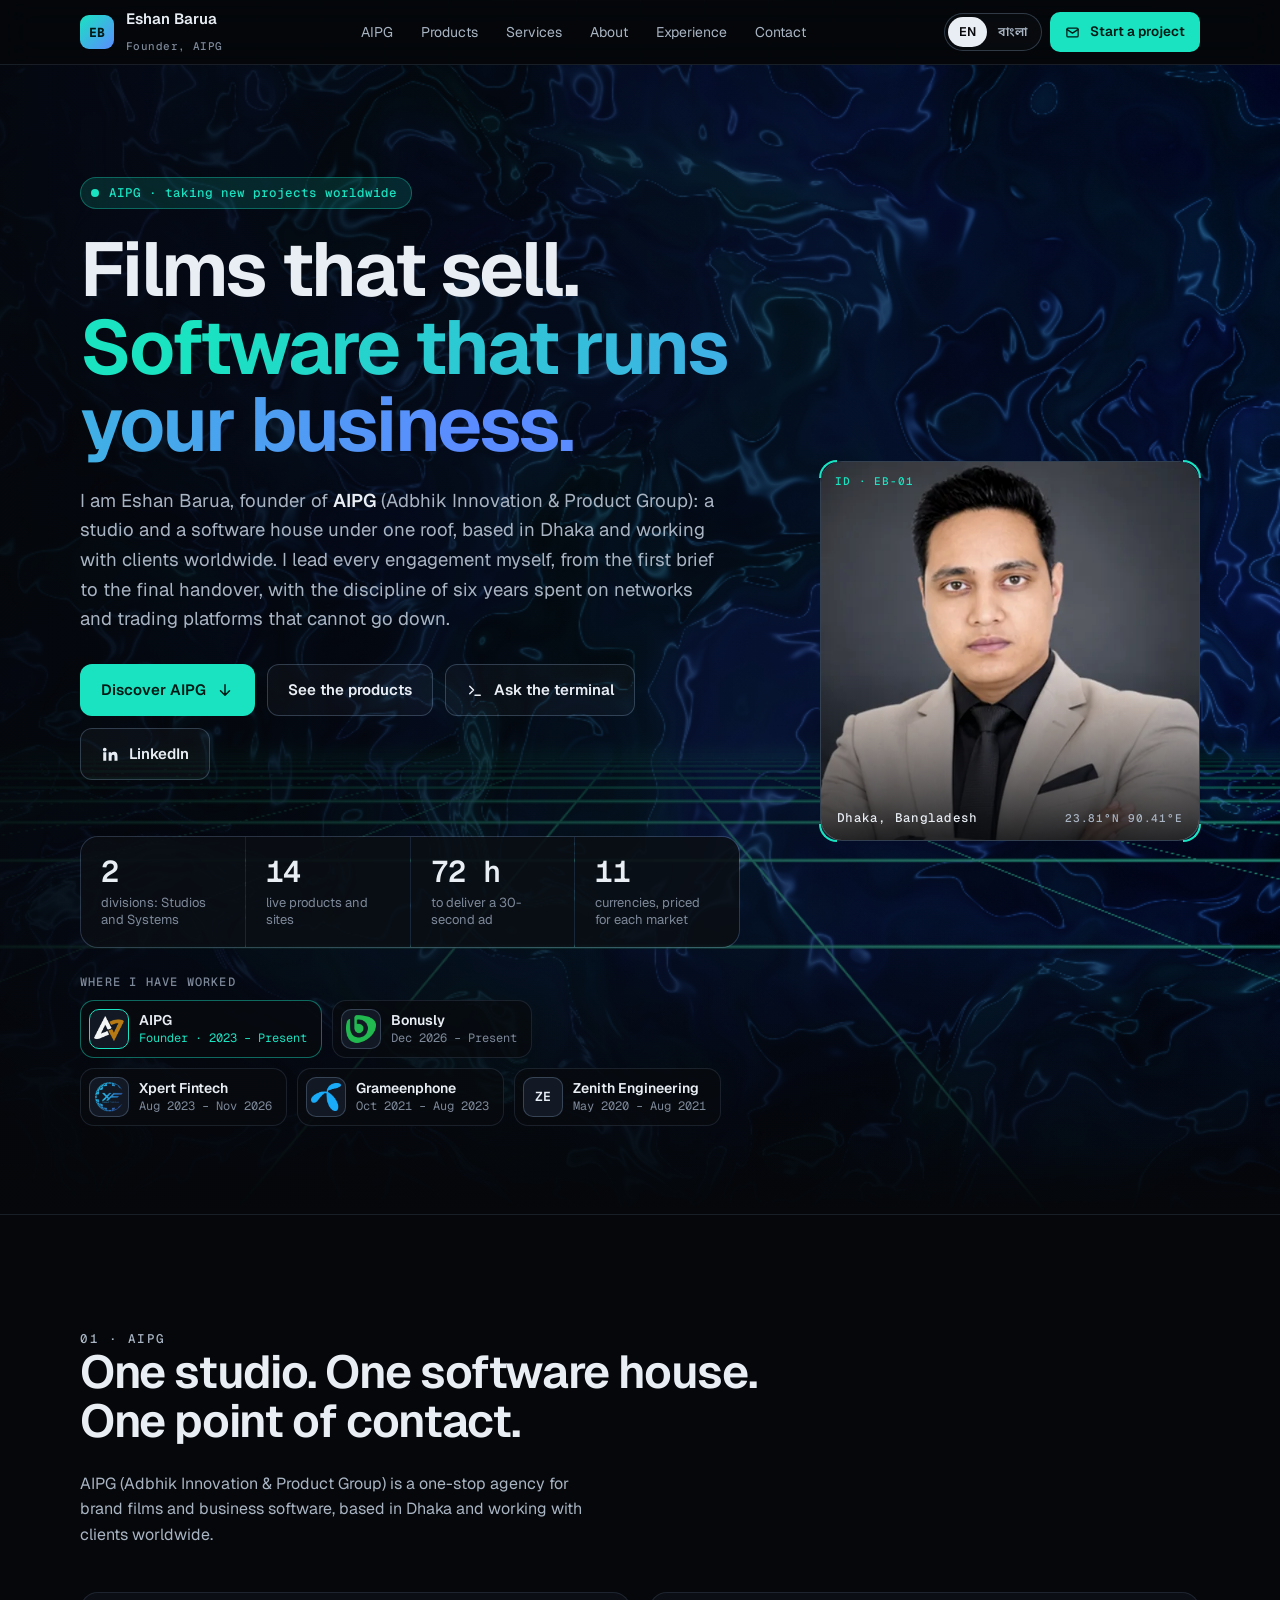
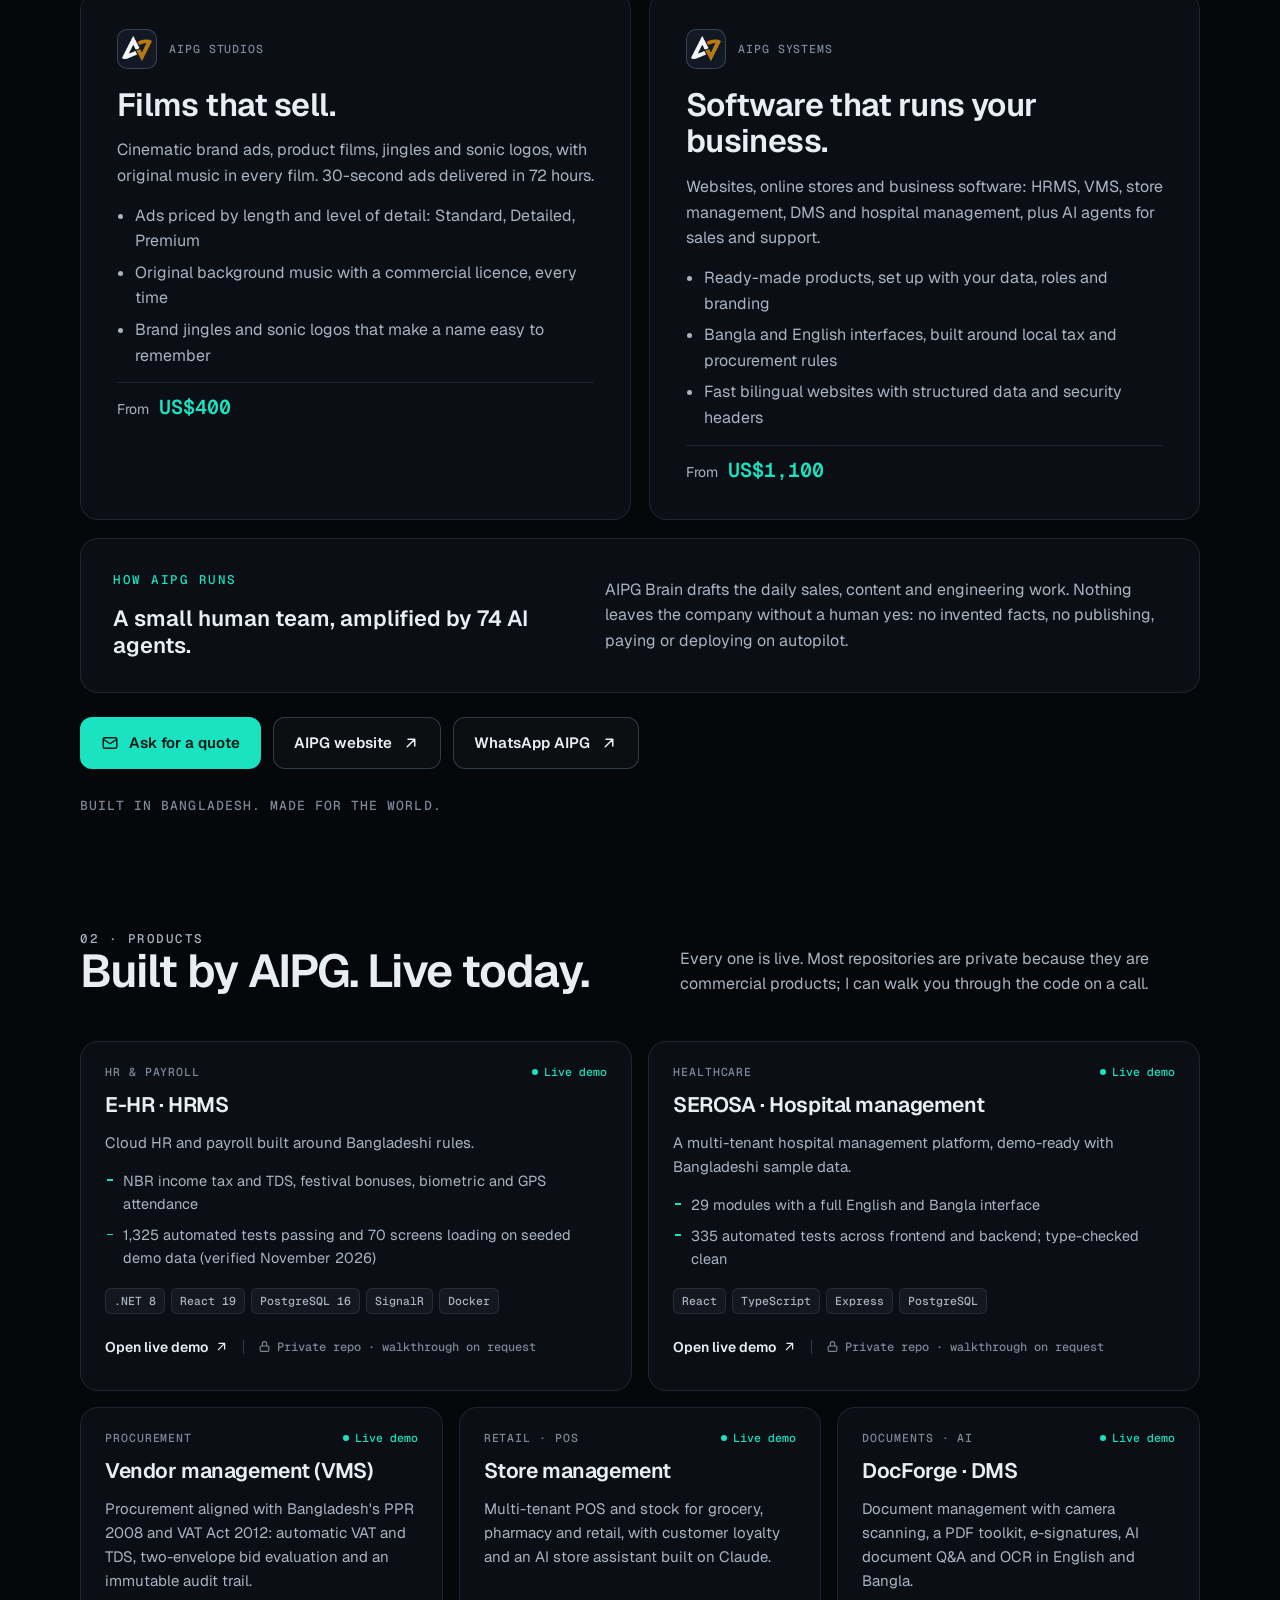
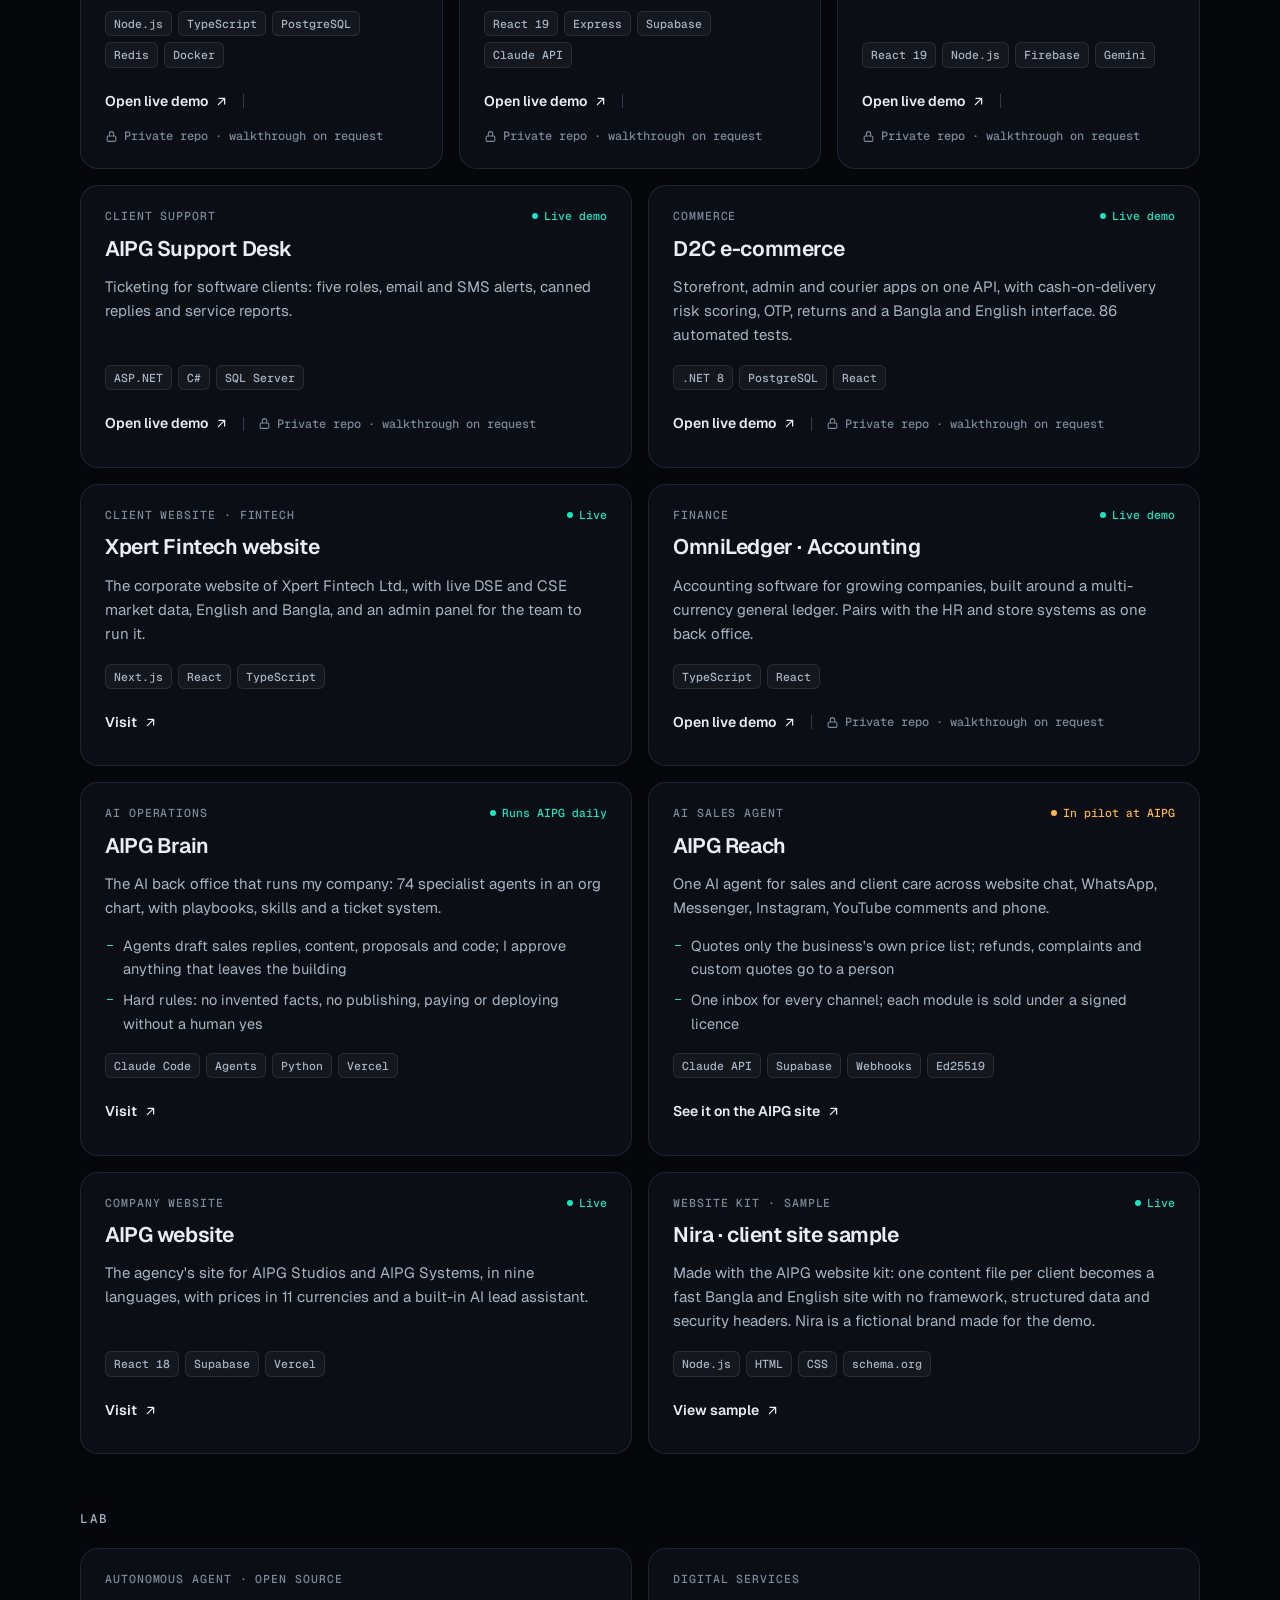
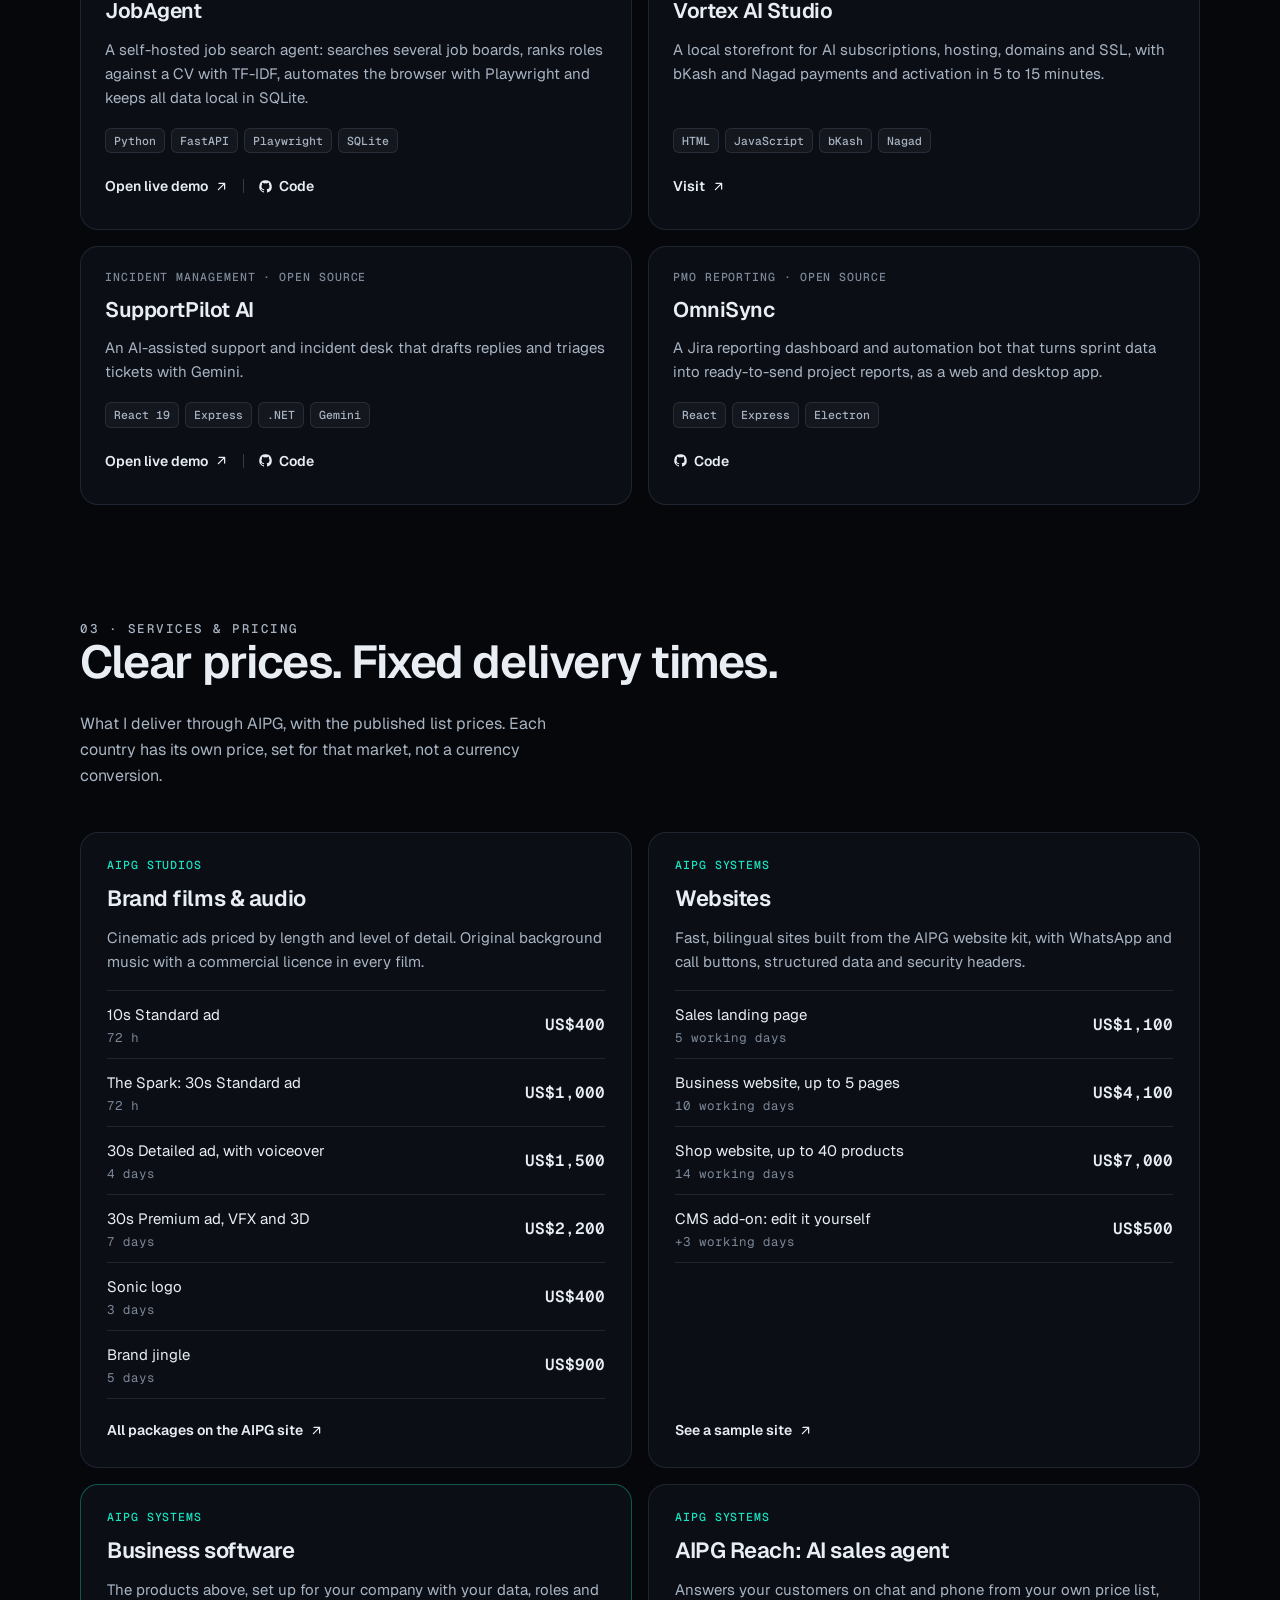
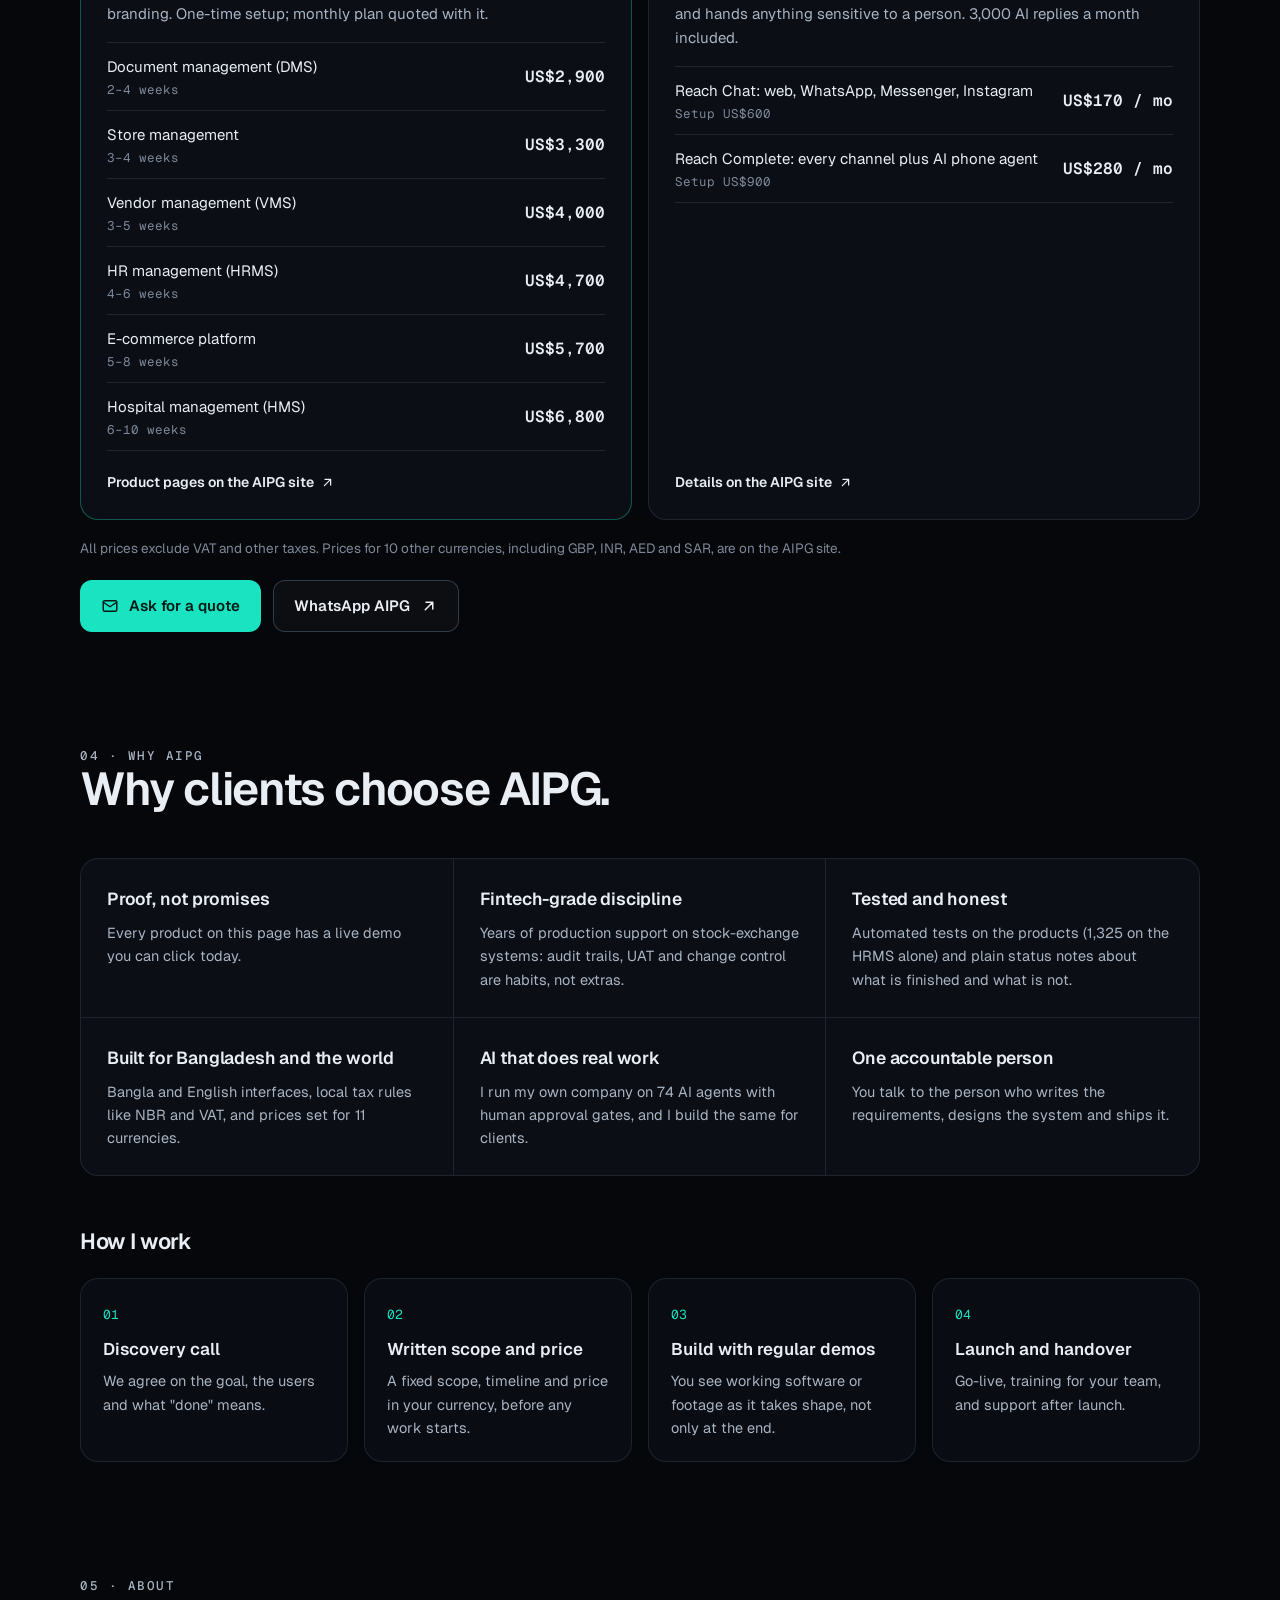
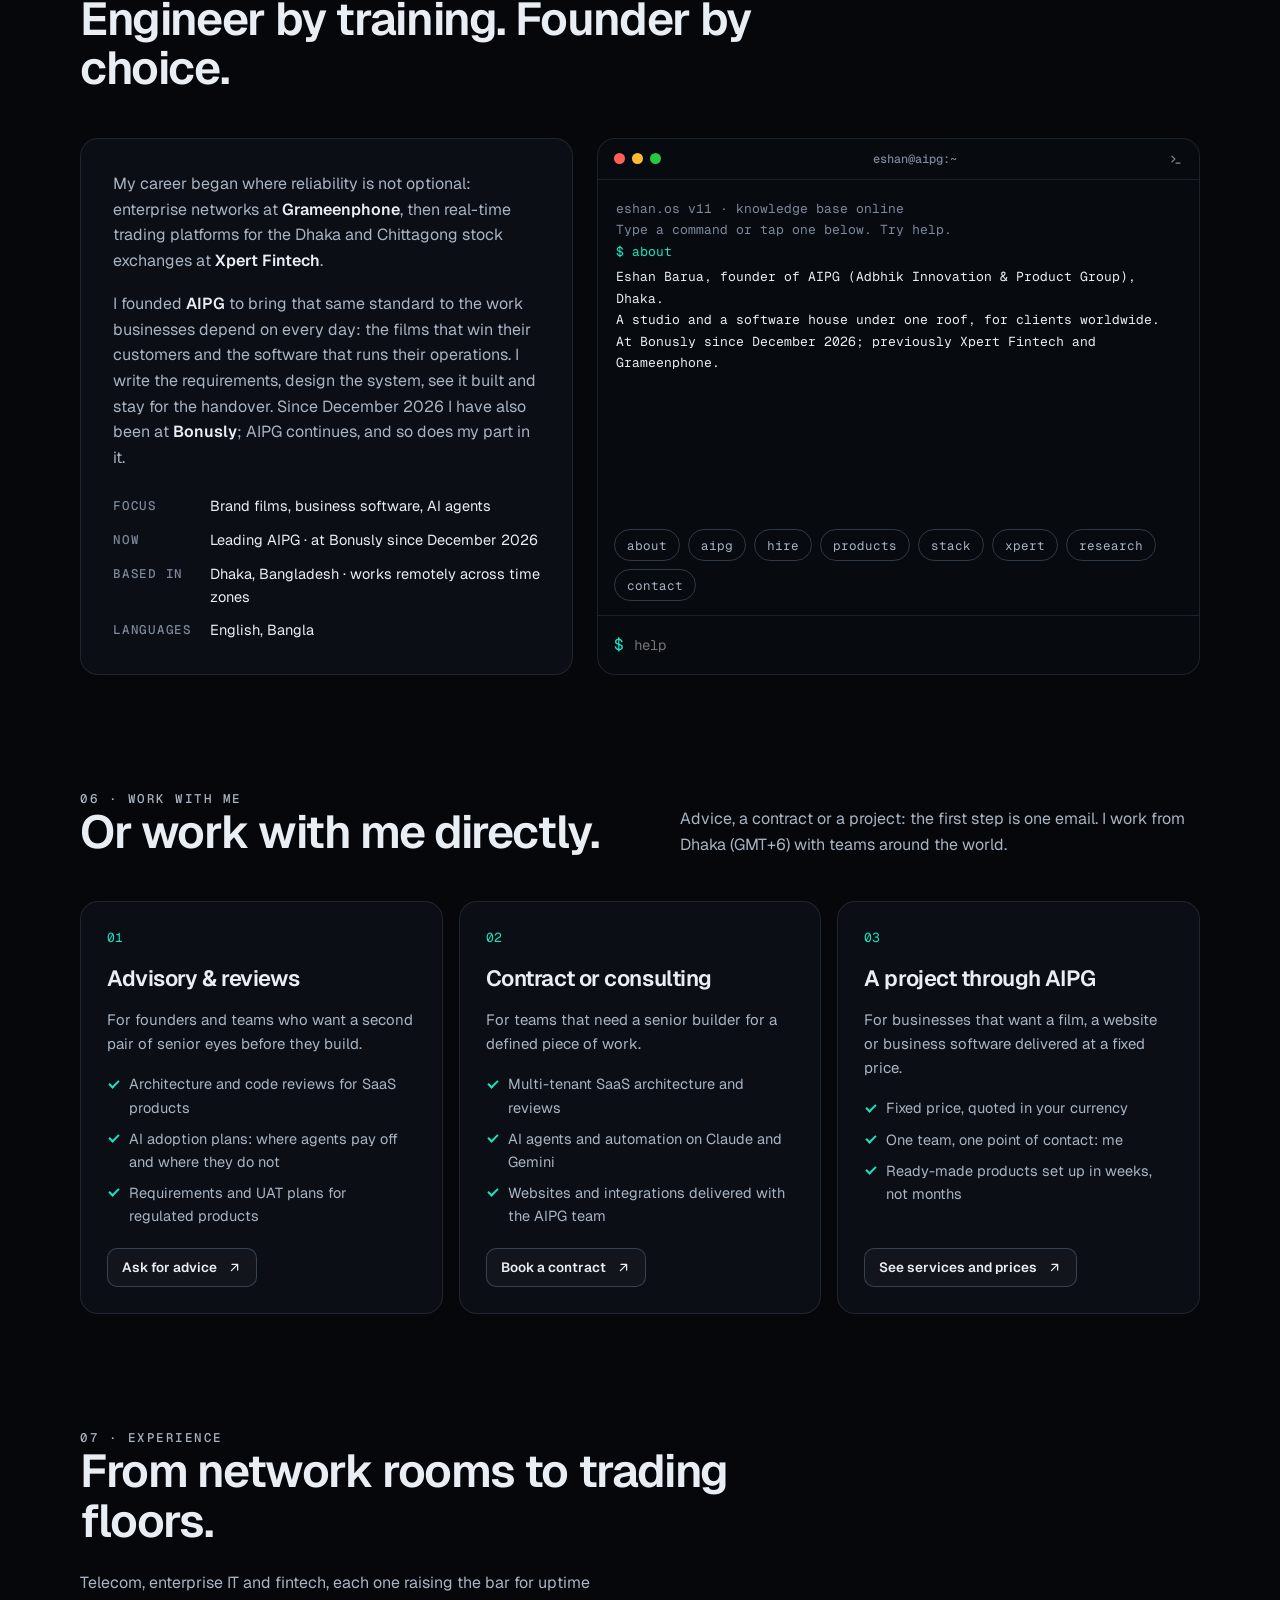
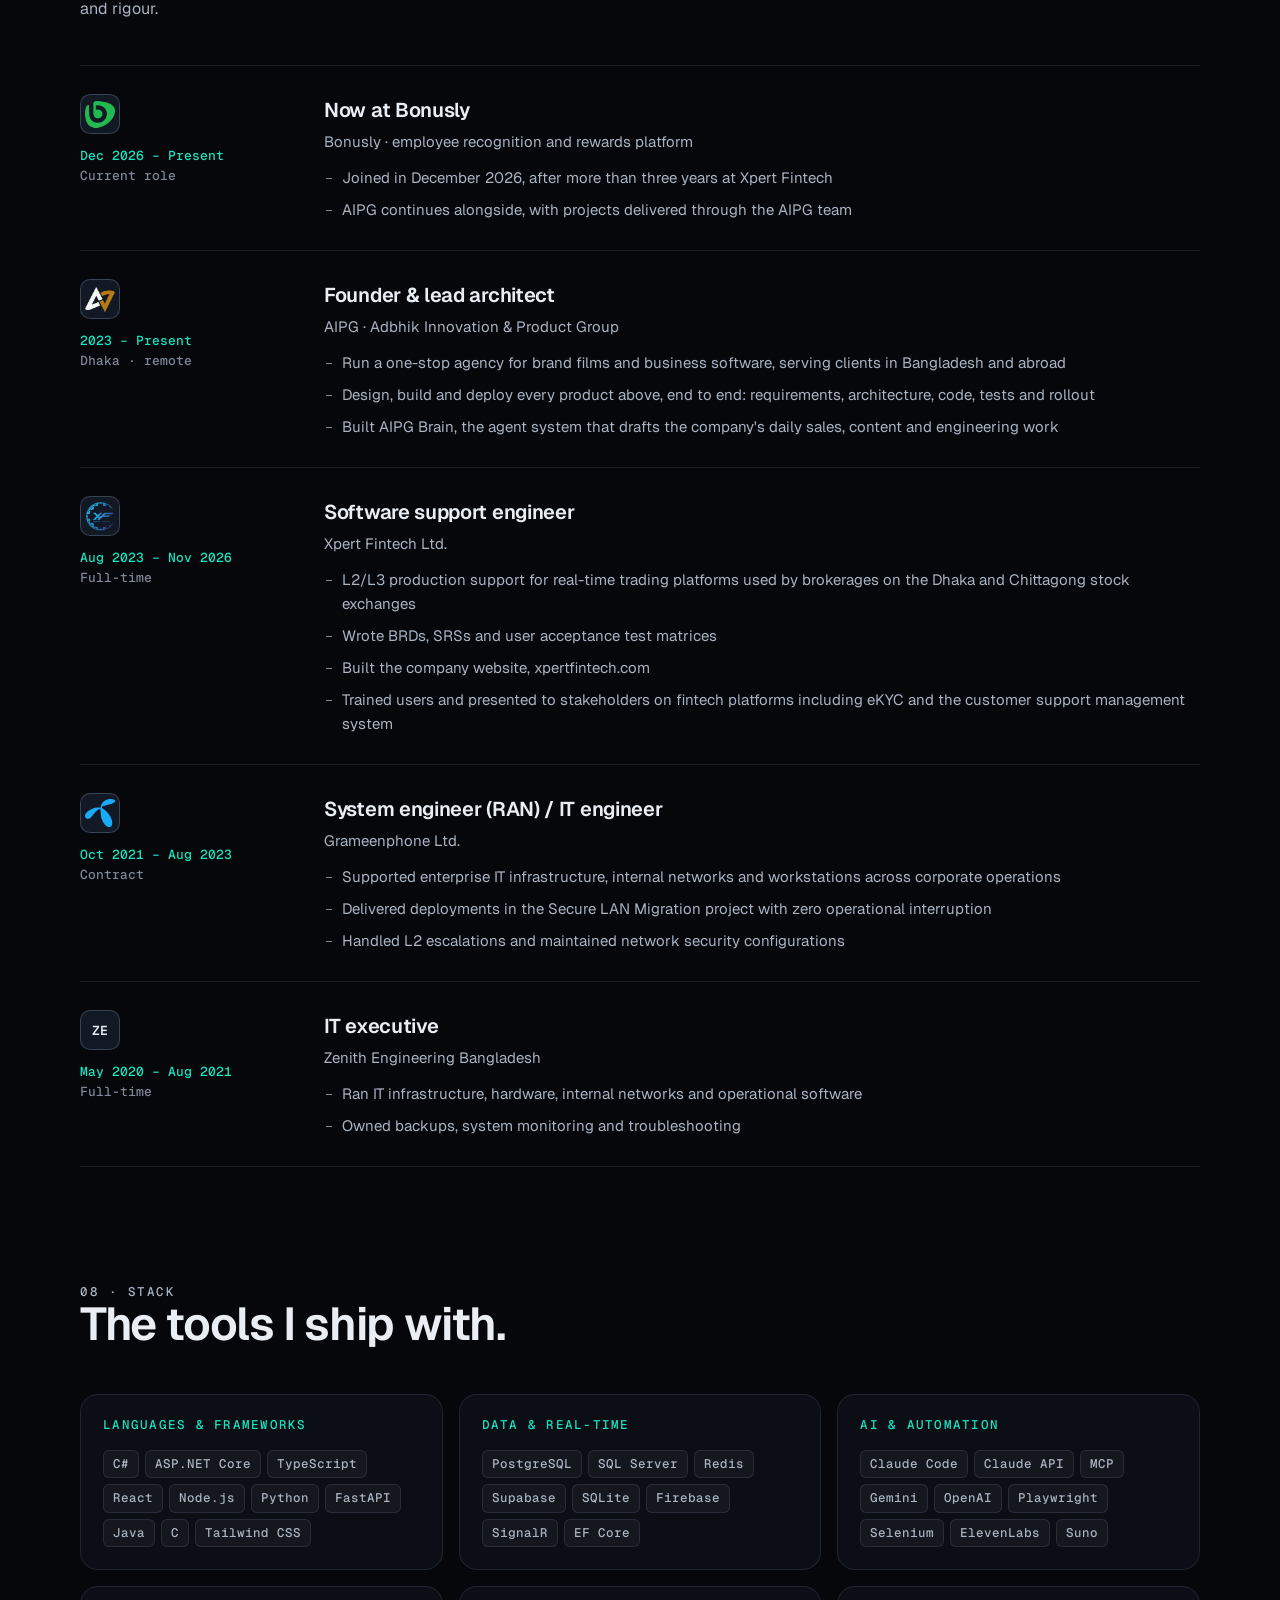
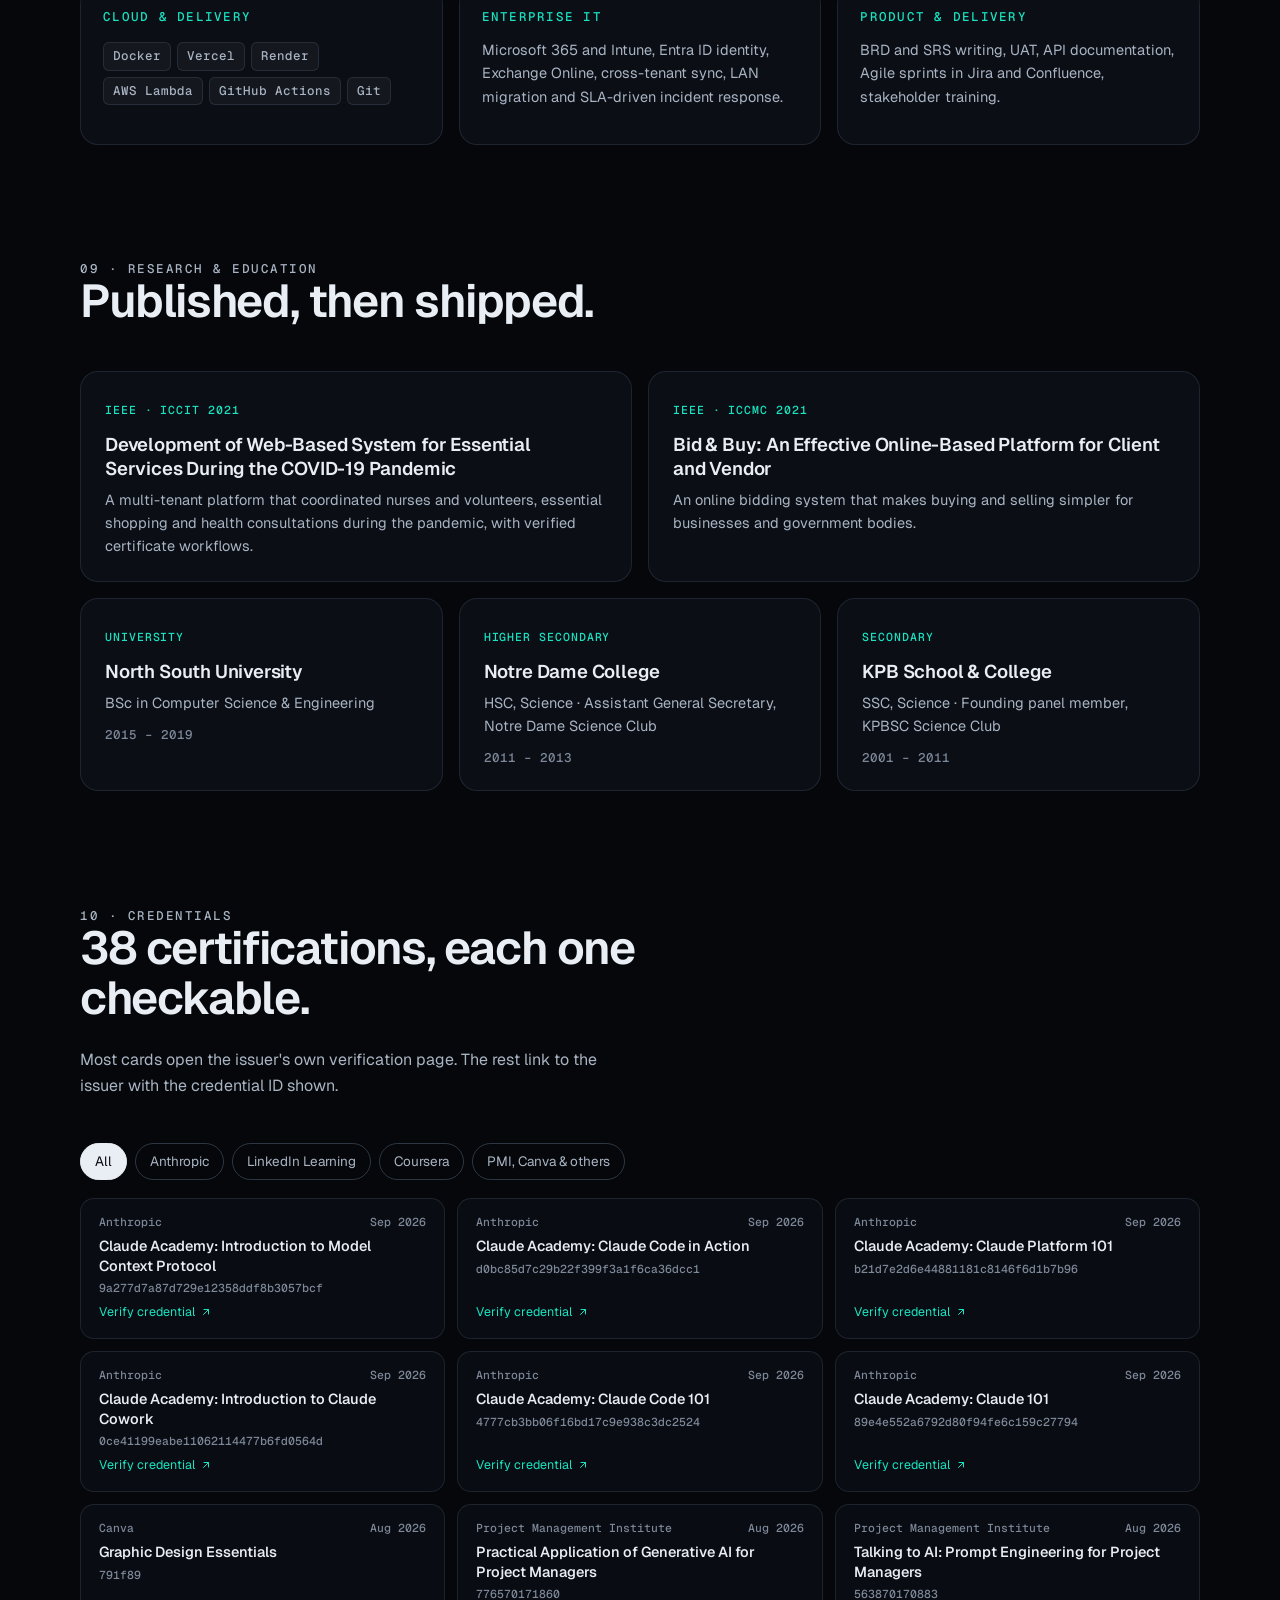
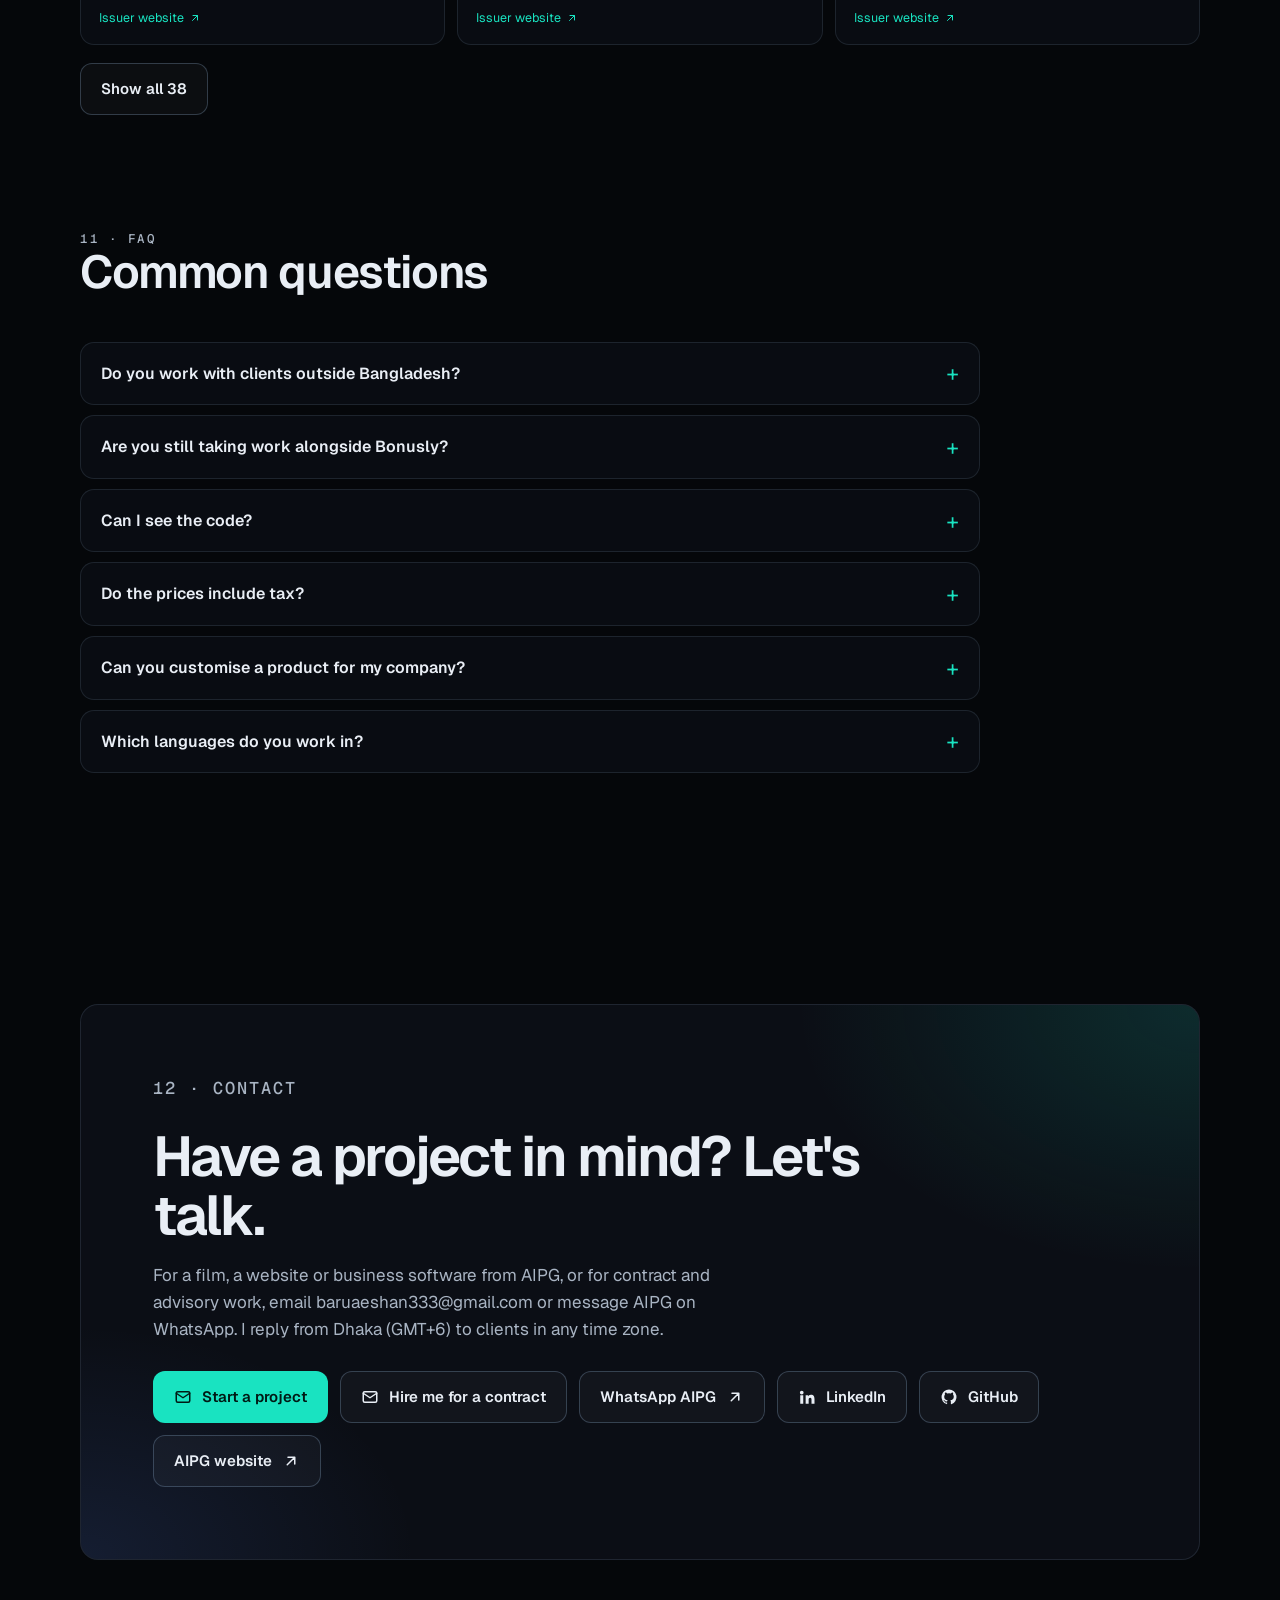
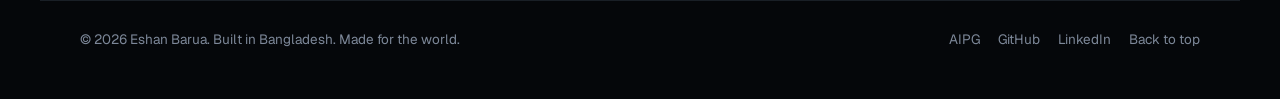
<file: index.html>
<!doctype html>
<html lang="en">
<head>
<meta charset="utf-8">
<meta name="viewport" content="width=device-width, initial-scale=1">
<title data-i18n="meta.title">Eshan Barua · Founder of AIPG</title>
<meta name="description" data-i18n-attr="content:meta.desc" content="Eshan Barua is the founder of AIPG, a one-stop agency for brand films and business software, based in Dhaka and working with clients worldwide. Films that sell. Software that runs your business.">
<meta name="theme-color" content="#05070a">
<link rel="canonical" href="https://eshan-portfolio-five.vercel.app/">
<link rel="alternate" hreflang="en" href="https://eshan-portfolio-five.vercel.app/?lang=en">
<link rel="alternate" hreflang="bn" href="https://eshan-portfolio-five.vercel.app/?lang=bn">
<link rel="alternate" hreflang="x-default" href="https://eshan-portfolio-five.vercel.app/">
<meta property="og:type" content="profile">
<meta property="og:title" content="Eshan Barua · Founder of AIPG">
<meta property="og:description" content="Films that sell. Software that runs your business. Built in Bangladesh. Made for the world.">
<meta property="og:url" content="https://eshan-portfolio-five.vercel.app/">
<meta property="og:image" content="https://eshan-portfolio-five.vercel.app/assets/img/og.jpg">
<meta property="og:image:width" content="1200">
<meta property="og:image:height" content="630">
<meta name="twitter:card" content="summary_large_image">
<link rel="icon" href="assets/img/favicon.svg" type="image/svg+xml">
<link rel="preconnect" href="https://fonts.googleapis.com">
<link rel="preconnect" href="https://fonts.gstatic.com" crossorigin>
<link rel="stylesheet" href="https://fonts.googleapis.com/css2?family=Geist:wght@300..700&family=Geist+Mono:wght@400;500&family=Noto+Sans+Bengali:wght@400..700&display=swap">
<link rel="stylesheet" href="assets/css/site.css">
<script>document.documentElement.classList.add('js');</script>
<script type="application/ld+json">
{"@context":"https://schema.org","@type":"Person","name":"Eshan Barua","jobTitle":"Founder, AIPG (Adbhik Innovation & Product Group)","url":"https://eshan-portfolio-five.vercel.app/","image":"https://eshan-portfolio-five.vercel.app/assets/img/eshan-960.jpg","email":"mailto:baruaeshan333@gmail.com","address":{"@type":"PostalAddress","addressLocality":"Dhaka","addressCountry":"BD"},"alumniOf":{"@type":"CollegeOrUniversity","name":"North South University"},"worksFor":{"@type":"Organization","name":"AIPG","url":"https://aipgbd-nexus.vercel.app/"},"sameAs":["https://www.linkedin.com/in/eshan01","https://github.com/EshanBarua14"]}
</script>
</head>
<body>
<svg width="0" height="0" style="position:absolute" aria-hidden="true">
  <symbol id="i-arrow" viewBox="0 0 24 24" fill="none" stroke="currentColor" stroke-width="2" stroke-linecap="round" stroke-linejoin="round"><path d="M7 17 17 7M8 7h9v9"/></symbol>
  <symbol id="i-down" viewBox="0 0 24 24" fill="none" stroke="currentColor" stroke-width="2" stroke-linecap="round" stroke-linejoin="round"><path d="M12 5v14M6 13l6 6 6-6"/></symbol>
  <symbol id="i-mail" viewBox="0 0 24 24" fill="none" stroke="currentColor" stroke-width="2" stroke-linecap="round" stroke-linejoin="round"><rect x="3" y="5" width="18" height="14" rx="2"/><path d="m3 7 9 6 9-6"/></symbol>
  <symbol id="i-in" viewBox="0 0 24 24" fill="currentColor"><path d="M4.98 3.5a2.5 2.5 0 1 1 0 5 2.5 2.5 0 0 1 0-5ZM3 9.5h4V21H3V9.5Zm6.5 0h3.8v1.6h.1c.5-1 1.8-2 3.8-2 4 0 4.8 2.6 4.8 6V21h-4v-5.2c0-1.3 0-2.9-1.8-2.9s-2 1.4-2 2.8V21h-4V9.5Z"/></symbol>
  <symbol id="i-gh" viewBox="0 0 24 24" fill="currentColor"><path d="M12 2a10 10 0 0 0-3.16 19.49c.5.09.68-.22.68-.48v-1.7c-2.78.6-3.37-1.34-3.37-1.34-.46-1.16-1.11-1.47-1.11-1.47-.9-.62.07-.6.07-.6 1 .07 1.53 1.03 1.53 1.03.9 1.52 2.34 1.08 2.91.83.09-.65.35-1.08.63-1.33-2.22-.25-4.55-1.11-4.55-4.94 0-1.09.39-1.98 1.03-2.68-.1-.25-.45-1.27.1-2.65 0 0 .84-.27 2.75 1.02a9.6 9.6 0 0 1 5 0c1.91-1.29 2.75-1.02 2.75-1.02.55 1.38.2 2.4.1 2.65.64.7 1.03 1.59 1.03 2.68 0 3.84-2.34 4.68-4.57 4.93.36.31.68.92.68 1.85v2.75c0 .27.18.58.69.48A10 10 0 0 0 12 2Z"/></symbol>
  <symbol id="i-lock" viewBox="0 0 24 24" fill="none" stroke="currentColor" stroke-width="2" stroke-linecap="round" stroke-linejoin="round"><rect x="4" y="11" width="16" height="10" rx="2"/><path d="M8 11V7a4 4 0 0 1 8 0v4"/></symbol>
  <symbol id="i-term" viewBox="0 0 24 24" fill="none" stroke="currentColor" stroke-width="2" stroke-linecap="round" stroke-linejoin="round"><path d="m5 7 5 5-5 5M12 19h7"/></symbol>
</svg>
<a class="skip" href="#main" data-i18n="nav.skip">Skip to content</a>
<div class="bg-grid" aria-hidden="true"></div>

<header class="nav">
  <div class="wrap">
    <a class="brand" href="#top" aria-label="Eshan Barua">
      <span class="brand-mark" aria-hidden="true">EB</span>
      <span>
        <span class="brand-name" data-i18n="name">Eshan Barua</span><br>
        <span class="brand-role" data-i18n="nav.role">Founder, AIPG</span>
      </span>
    </a>
    <nav class="nav-links" data-i18n-attr="aria-label:nav.label" aria-label="Sections">
      <a href="#aipg">AIPG</a>
      <a href="#work" data-i18n="nav.work">Products</a>
      <a href="#services" data-i18n="nav.services">Services</a>
      <a href="#console" data-i18n="nav.about">About</a>
      <a href="#experience" data-i18n="nav.exp">Experience</a>
      <a href="#contact" data-i18n="nav.contact">Contact</a>
    </nav>
    <div class="nav-right">
      <div class="lang" role="group" data-i18n-attr="aria-label:nav.lang" aria-label="Language">
        <button type="button" data-lang="en" aria-pressed="true" lang="en">EN</button>
        <button type="button" data-lang="bn" aria-pressed="false" lang="bn">বাংলা</button>
      </div>
      <a class="btn btn-sm btn-primary" href="mailto:baruaeshan333@gmail.com?subject=Project%20with%20AIPG"><svg aria-hidden="true"><use href="#i-mail"/></svg><span data-i18n="nav.hire">Start a project</span></a>
    </div>
  </div>
</header>

<main id="main">
<div class="hero" id="top">
  <div class="hero-fallback" aria-hidden="true"></div>
  <canvas class="hero-canvas" id="hero-canvas" aria-hidden="true"></canvas>
  <div class="wrap hero-inner">
    <div>
      <span class="pill"><span class="dot" aria-hidden="true"></span><span data-i18n="hero.pill">AIPG · taking new projects worldwide</span></span>
      <h1><span data-i18n="hero.h1a">Films that sell.</span> <span class="grad" data-i18n="hero.h1b">Software that runs your business.</span></h1>
      <p class="lede" data-i18n-html="hero.lede">I am Eshan Barua, founder of <strong>AIPG</strong> (Adbhik Innovation &amp; Product Group): a studio and a software house under one roof, based in Dhaka and working with clients worldwide. I lead every engagement myself, from the first brief to the final handover, with the discipline of six years spent on networks and trading platforms that cannot go down.</p>
      <div class="cta-row">
        <a class="btn btn-primary" href="#aipg"><span data-i18n="hero.cta0">Discover AIPG</span><svg aria-hidden="true"><use href="#i-down"/></svg></a>
        <a class="btn" href="#work"><span data-i18n="hero.cta1">See the products</span></a>
        <a class="btn" href="#console"><svg aria-hidden="true"><use href="#i-term"/></svg><span data-i18n="hero.cta2">Ask the terminal</span></a>
        <a class="btn" href="https://www.linkedin.com/in/eshan01" target="_blank" rel="noopener"><svg aria-hidden="true"><use href="#i-in"/></svg><span>LinkedIn</span></a>
      </div>
      <dl class="stats">
        <div class="stat"><dt class="sr-only" data-i18n="stat.1l">Divisions</dt><dd style="margin:0"><b data-i18n="stat.1v">2</b><span data-i18n="stat.1s">divisions: Studios and Systems</span></dd></div>
        <div class="stat"><dt class="sr-only" data-i18n="stat.2l">Live products and sites</dt><dd style="margin:0"><b data-i18n="stat.2v">14</b><span data-i18n="stat.2s">live products and sites</span></dd></div>
        <div class="stat"><dt class="sr-only" data-i18n="stat.3l">Delivery time for a 30-second ad</dt><dd style="margin:0"><b data-i18n="stat.3v">72 h</b><span data-i18n="stat.3s">to deliver a 30-second ad</span></dd></div>
        <div class="stat"><dt class="sr-only" data-i18n="stat.4l">Currencies quoted</dt><dd style="margin:0"><b data-i18n="stat.4v">11</b><span data-i18n="stat.4s">currencies, priced for each market</span></dd></div>
      </dl>
      <div class="cos"><p class="co-label" data-i18n="co.label">Where I have worked</p><ul class="co-list"><li class="co next"><span class="logo" aria-hidden="true"><img src="assets/img/logos/aipg.png" alt="" width="40" height="40" loading="lazy"></span><span class="co-txt"><b>AIPG</b><span data-i18n="co.aipg">Founder · 2023 – Present</span></span></li><li class="co "><span class="logo" aria-hidden="true"><img src="assets/img/logos/bonusly.png" alt="" width="40" height="40" loading="lazy"></span><span class="co-txt"><b>Bonusly</b><span data-i18n="co.bonusly">Dec 2026 – Present</span></span></li><li class="co "><span class="logo" aria-hidden="true"><img src="assets/img/logos/xpert.png" alt="" width="40" height="40" loading="lazy"></span><span class="co-txt"><b>Xpert Fintech</b><span data-i18n="co.xpert">Aug 2023 – Nov 2026</span></span></li><li class="co "><span class="logo" aria-hidden="true"><img src="assets/img/logos/gp.png" alt="" width="40" height="40" loading="lazy"></span><span class="co-txt"><b>Grameenphone</b><span data-i18n="co.gp">Oct 2021 – Aug 2023</span></span></li><li class="co "><span class="logo mono-l" aria-hidden="true">ZE</span><span class="co-txt"><b>Zenith Engineering</b><span data-i18n="co.zenith">May 2020 – Aug 2021</span></span></li></ul></div>
    </div>
    <figure class="portrait" style="margin:0">
      <div class="portrait-frame">
        <picture>
          <source type="image/webp" srcset="assets/img/eshan-480.webp 480w, assets/img/eshan-960.webp 960w" sizes="(max-width: 900px) 300px, 380px">
          <img src="assets/img/eshan-480.jpg" srcset="assets/img/eshan-480.jpg 480w, assets/img/eshan-960.jpg 960w" sizes="(max-width: 900px) 300px, 380px" width="480" height="480" alt="Portrait of Eshan Barua" data-i18n-attr="alt:hero.alt" fetchpriority="high">
        </picture>
        <span class="hud tl" aria-hidden="true">ID · EB-01</span>
        <span class="hud bl" data-i18n="hero.loc">Dhaka, Bangladesh</span>
        <span class="hud br" aria-hidden="true">23.81°N 90.41°E</span>
      </div>
      <span class="corner a" aria-hidden="true"></span><span class="corner b" aria-hidden="true"></span><span class="corner c" aria-hidden="true"></span><span class="corner d" aria-hidden="true"></span>
    </figure>
  </div>
</div>

<!-- ============ AIPG ============ -->
<section id="aipg">
  <div class="wrap">
    <div class="sec-head rv">
      <div>
        <p class="eyebrow" data-i18n="ag.eye">01 · AIPG</p>
        <h2 data-i18n="ag.h">One studio. One software house. One point of contact.</h2>
      </div>
      <p data-i18n="ag.sub">AIPG (Adbhik Innovation &amp; Product Group) is a one-stop agency for brand films and business software, based in Dhaka and working with clients worldwide.</p>
    </div>
    <div class="divs">
      <article class="card dv rv">
        <div class="dv-top"><span class="logo" aria-hidden="true"><img src="assets/img/logos/aipg.png" alt="" width="40" height="40" loading="lazy"></span><span class="tag">AIPG Studios</span></div>
        <h3 data-i18n="ag.s.h">Films that sell.</h3>
        <p data-i18n="ag.s.d">Cinematic brand ads, product films, jingles and sonic logos, with original music in every film. 30-second ads delivered in 72 hours.</p>
        <ul><li data-i18n="ag.s.i1">Ads priced by length and level of detail: Standard, Detailed, Premium</li><li data-i18n="ag.s.i2">Original background music with a commercial licence, every time</li><li data-i18n="ag.s.i3">Brand jingles and sonic logos that make a name easy to remember</li></ul>
        <p class="dv-from"><span data-i18n="ag.from">From</span> <b data-i18n="ag.s.p">US$400</b></p>
      </article>
      <article class="card dv rv">
        <div class="dv-top"><span class="logo" aria-hidden="true"><img src="assets/img/logos/aipg.png" alt="" width="40" height="40" loading="lazy"></span><span class="tag">AIPG Systems</span></div>
        <h3 data-i18n="ag.y.h">Software that runs your business.</h3>
        <p data-i18n="ag.y.d">Websites, online stores and business software: HRMS, VMS, store management, DMS and hospital management, plus AI agents for sales and support.</p>
        <ul><li data-i18n="ag.y.i1">Ready-made products, set up with your data, roles and branding</li><li data-i18n="ag.y.i2">Bangla and English interfaces, built around local tax and procurement rules</li><li data-i18n="ag.y.i3">Fast bilingual websites with structured data and security headers</li></ul>
        <p class="dv-from"><span data-i18n="ag.from">From</span> <b data-i18n="ag.y.p">US$1,100</b></p>
      </article>
    </div>
    <div class="card brain-strip rv">
      <div><p class="eyebrow" data-i18n="ag.b.eye">How AIPG runs</p><h3 data-i18n="ag.b.h">A small human team, amplified by 74 AI agents.</h3></div>
      <p data-i18n="ag.b.d">AIPG Brain drafts the daily sales, content and engineering work. Nothing leaves the company without a human yes: no invented facts, no publishing, paying or deploying on autopilot.</p>
    </div>
    <div class="cta-row rv" style="margin-top:24px">
      <a class="btn btn-primary" href="mailto:baruaeshan333@gmail.com?subject=Project%20with%20AIPG"><svg aria-hidden="true"><use href="#i-mail"/></svg><span data-i18n="svc.cta">Ask for a quote</span></a>
      <a class="btn" href="https://aipgbd-nexus.vercel.app" target="_blank" rel="noopener"><span data-i18n="ct.aipg">AIPG website</span><svg aria-hidden="true"><use href="#i-arrow"/></svg></a>
      <a class="btn" href="https://wa.me/8801883165981" target="_blank" rel="noopener"><span data-i18n="svc.cta2">WhatsApp AIPG</span><svg aria-hidden="true"><use href="#i-arrow"/></svg></a>
    </div>
    <p class="tagline rv" data-i18n="ft.tag">Built in Bangladesh. Made for the world.</p>
  </div>
</section>

<!-- ============ PRODUCTS ============ -->
<section id="work">
  <div class="wrap">
    <div class="sec-head rv">
      <div>
        <p class="eyebrow" data-i18n="work.eye">02 · Products</p>
        <h2 data-i18n="work.h">Built by AIPG. Live today.</h2>
      </div>
      <p data-i18n="work.sub">Every one is live. Most repositories are private because they are commercial products; I can walk you through the code on a call.</p>
    </div>

    <div class="bento">
      <!-- HRMS -->
      <article class="card p wide rv">
        <div class="p-top"><span class="tag" data-i18n="hr.tag">HR &amp; payroll</span><span class="status" data-i18n="st.live">Live demo</span></div>
        <h3 data-i18n="hr.name">E-HR · HRMS</h3>
        <p class="sum" data-i18n="hr.sum">Cloud HR and payroll built around Bangladeshi rules.</p>
        <ul>
          <li data-i18n="hr.b1">NBR income tax and TDS, festival bonuses, biometric and GPS attendance</li>
          <li data-i18n="hr.b2">1,325 automated tests passing and 70 screens loading on seeded demo data (verified November 2026)</li>
        </ul>
        <div class="stack"><span>.NET 8</span><span>React 19</span><span>PostgreSQL 16</span><span>SignalR</span><span>Docker</span></div>
        <div class="links"><a href="https://e-hr-one.vercel.app" target="_blank" rel="noopener"><span data-i18n="lnk.demo">Open live demo</span><svg aria-hidden="true"><use href="#i-arrow"/></svg></a><span class="sep" aria-hidden="true"></span><span class="private"><svg aria-hidden="true"><use href="#i-lock"/></svg><span data-i18n="lnk.private">Private repo · walkthrough on request</span></span></div>
      </article>

      <!-- HMS -->
      <article class="card p wide rv">
        <div class="p-top"><span class="tag" data-i18n="hms.tag">Healthcare</span><span class="status" data-i18n="st.live">Live demo</span></div>
        <h3 data-i18n="hms.name">SEROSA · Hospital management</h3>
        <p class="sum" data-i18n="hms.sum">A multi-tenant hospital management platform, demo-ready with Bangladeshi sample data.</p>
        <ul>
          <li data-i18n="hms.b1">29 modules with a full English and Bangla interface</li>
          <li data-i18n="hms.b2">335 automated tests across frontend and backend; type-checked clean</li>
        </ul>
        <div class="stack"><span>React</span><span>TypeScript</span><span>Express</span><span>PostgreSQL</span></div>
        <div class="links"><a href="https://hospital-management-system-beta-olive.vercel.app" target="_blank" rel="noopener"><span data-i18n="lnk.demo">Open live demo</span><svg aria-hidden="true"><use href="#i-arrow"/></svg></a><span class="sep" aria-hidden="true"></span><span class="private"><svg aria-hidden="true"><use href="#i-lock"/></svg><span data-i18n="lnk.private">Private repo · walkthrough on request</span></span></div>
      </article>

      <!-- VMS -->
      <article class="card p rv">
        <div class="p-top"><span class="tag" data-i18n="vms.tag">Procurement</span><span class="status" data-i18n="st.live">Live demo</span></div>
        <h3 data-i18n="vms.name">Vendor management (VMS)</h3>
        <p class="sum" data-i18n="vms.sum">Procurement aligned with Bangladesh's PPR 2008 and VAT Act 2012: automatic VAT and TDS, two-envelope bid evaluation and an immutable audit trail.</p>
        <div class="stack"><span>Node.js</span><span>TypeScript</span><span>PostgreSQL</span><span>Redis</span><span>Docker</span></div>
        <div class="links"><a href="https://vendor-management-system-vms.vercel.app" target="_blank" rel="noopener"><span data-i18n="lnk.demo">Open live demo</span><svg aria-hidden="true"><use href="#i-arrow"/></svg></a><span class="sep" aria-hidden="true"></span><span class="private"><svg aria-hidden="true"><use href="#i-lock"/></svg><span data-i18n="lnk.private">Private repo · walkthrough on request</span></span></div>
      </article>

      <!-- Store -->
      <article class="card p rv">
        <div class="p-top"><span class="tag" data-i18n="sms.tag">Retail · POS</span><span class="status" data-i18n="st.live">Live demo</span></div>
        <h3 data-i18n="sms.name">Store management</h3>
        <p class="sum" data-i18n="sms.sum">Multi-tenant POS and stock for grocery, pharmacy and retail, with customer loyalty and an AI store assistant built on Claude.</p>
        <div class="stack"><span>React 19</span><span>Express</span><span>Supabase</span><span>Claude API</span></div>
        <div class="links"><a href="https://aipgbd-sms.vercel.app" target="_blank" rel="noopener"><span data-i18n="lnk.demo">Open live demo</span><svg aria-hidden="true"><use href="#i-arrow"/></svg></a><span class="sep" aria-hidden="true"></span><span class="private"><svg aria-hidden="true"><use href="#i-lock"/></svg><span data-i18n="lnk.private">Private repo · walkthrough on request</span></span></div>
      </article>

      <!-- DMS -->
      <article class="card p rv">
        <div class="p-top"><span class="tag" data-i18n="dms.tag">Documents · AI</span><span class="status" data-i18n="st.live">Live demo</span></div>
        <h3 data-i18n="dms.name">DocForge · DMS</h3>
        <p class="sum" data-i18n="dms.sum">Document management with camera scanning, a PDF toolkit, e-signatures, AI document Q&amp;A and OCR in English and Bangla.</p>
        <div class="stack"><span>React 19</span><span>Node.js</span><span>Firebase</span><span>Gemini</span></div>
        <div class="links"><a href="https://doc-forge-chi.vercel.app" target="_blank" rel="noopener"><span data-i18n="lnk.demo">Open live demo</span><svg aria-hidden="true"><use href="#i-arrow"/></svg></a><span class="sep" aria-hidden="true"></span><span class="private"><svg aria-hidden="true"><use href="#i-lock"/></svg><span data-i18n="lnk.private">Private repo · walkthrough on request</span></span></div>
      </article>

      <!-- Support desk -->
      <article class="card p wide rv">
        <div class="p-top"><span class="tag" data-i18n="sd.tag">Client support</span><span class="status" data-i18n="st.live">Live demo</span></div>
        <h3 data-i18n="sd.name">AIPG Support Desk</h3>
        <p class="sum" data-i18n="sd.sum">Ticketing for software clients: five roles, email and SMS alerts, canned replies and service reports.</p>
        <div class="stack"><span>ASP.NET</span><span>C#</span><span>SQL Server</span></div>
        <div class="links"><a href="https://sd-ebon.vercel.app" target="_blank" rel="noopener"><span data-i18n="lnk.demo">Open live demo</span><svg aria-hidden="true"><use href="#i-arrow"/></svg></a><span class="sep" aria-hidden="true"></span><span class="private"><svg aria-hidden="true"><use href="#i-lock"/></svg><span data-i18n="lnk.private">Private repo · walkthrough on request</span></span></div>
      </article>

      <!-- E-commerce -->
      <article class="card p wide rv">
        <div class="p-top"><span class="tag" data-i18n="ec.tag">Commerce</span><span class="status" data-i18n="st.live">Live demo</span></div>
        <h3 data-i18n="ec.name">D2C e-commerce</h3>
        <p class="sum" data-i18n="ec.sum">Storefront, admin and courier apps on one API, with cash-on-delivery risk scoring, OTP, returns and a Bangla and English interface. 86 automated tests.</p>
        <div class="stack"><span>.NET 8</span><span>PostgreSQL</span><span>React</span></div>
        <div class="links"><a href="https://e-commerce-six-tawny-29.vercel.app" target="_blank" rel="noopener"><span data-i18n="lnk.demo">Open live demo</span><svg aria-hidden="true"><use href="#i-arrow"/></svg></a><span class="sep" aria-hidden="true"></span><span class="private"><svg aria-hidden="true"><use href="#i-lock"/></svg><span data-i18n="lnk.private">Private repo · walkthrough on request</span></span></div>
      </article>

      <!-- Xpert Fintech site -->
      <article class="card p wide rv">
        <div class="p-top"><span class="tag" data-i18n="xf.tag">Client website · fintech</span><span class="status" data-i18n="st.liveSite">Live</span></div>
        <h3 data-i18n="xf.name">Xpert Fintech website</h3>
        <p class="sum" data-i18n="xf.sum">The corporate website of Xpert Fintech Ltd., with live DSE and CSE market data, English and Bangla, and an admin panel for the team to run it.</p>
        <div class="stack"><span>Next.js</span><span>React</span><span>TypeScript</span></div>
        <div class="links"><a href="https://xpertfintech.com" target="_blank" rel="noopener"><span data-i18n="lnk.visit">Visit</span><svg aria-hidden="true"><use href="#i-arrow"/></svg></a></div>
      </article>
      <!-- Accounting -->
      <article class="card p wide rv">
        <div class="p-top"><span class="tag" data-i18n="acc.tag">Finance</span><span class="status" data-i18n="st.live">Live demo</span></div>
        <h3 data-i18n="acc.name">OmniLedger · Accounting</h3>
        <p class="sum" data-i18n="acc.sum">Accounting software for growing companies, built around a multi-currency general ledger. Pairs with the HR and store systems as one back office.</p>
        <div class="stack"><span>TypeScript</span><span>React</span></div>
        <div class="links"><a href="https://accounting-software-taupe.vercel.app" target="_blank" rel="noopener"><span data-i18n="lnk.demo">Open live demo</span><svg aria-hidden="true"><use href="#i-arrow"/></svg></a><span class="sep" aria-hidden="true"></span><span class="private"><svg aria-hidden="true"><use href="#i-lock"/></svg><span data-i18n="lnk.private">Private repo · walkthrough on request</span></span></div>
      </article>
      <!-- Brain -->
      <article class="card p wide rv">
        <div class="p-top"><span class="tag" data-i18n="brain.tag">AI operations</span><span class="status" data-i18n="st.inuse">Runs AIPG daily</span></div>
        <h3>AIPG Brain</h3>
        <p class="sum" data-i18n="brain.sum">The AI back office that runs my company: 74 specialist agents in an org chart, with playbooks, skills and a ticket system.</p>
        <ul>
          <li data-i18n="brain.b1">Agents draft sales replies, content, proposals and code; I approve anything that leaves the building</li>
          <li data-i18n="brain.b2">Hard rules: no invented facts, no publishing, paying or deploying without a human yes</li>
        </ul>
        <div class="stack"><span>Claude Code</span><span>Agents</span><span>Python</span><span>Vercel</span></div>
        <div class="links"><a href="https://aipgbrain.vercel.app" target="_blank" rel="noopener"><span data-i18n="lnk.visit">Visit</span><svg aria-hidden="true"><use href="#i-arrow"/></svg></a></div>
      </article>

      <!-- Reach -->
      <article class="card p wide rv">
        <div class="p-top"><span class="tag" data-i18n="reach.tag">AI sales agent</span><span class="status amber" data-i18n="st.pilot">In pilot at AIPG</span></div>
        <h3>AIPG Reach</h3>
        <p class="sum" data-i18n="reach.sum">One AI agent for sales and client care across website chat, WhatsApp, Messenger, Instagram, YouTube comments and phone.</p>
        <ul>
          <li data-i18n="reach.b1">Quotes only the business's own price list; refunds, complaints and custom quotes go to a person</li>
          <li data-i18n="reach.b2">One inbox for every channel; each module is sold under a signed licence</li>
        </ul>
        <div class="stack"><span>Claude API</span><span>Supabase</span><span>Webhooks</span><span>Ed25519</span></div>
        <div class="links"><a href="https://aipgbd-nexus.vercel.app" target="_blank" rel="noopener"><span data-i18n="lnk.aipg">See it on the AIPG site</span><svg aria-hidden="true"><use href="#i-arrow"/></svg></a></div>
      </article>

      <!-- AIPG site -->
      <article class="card p wide rv">
        <div class="p-top"><span class="tag" data-i18n="nx.tag">Company website</span><span class="status" data-i18n="st.liveSite">Live</span></div>
        <h3 data-i18n="nx.name">AIPG website</h3>
        <p class="sum" data-i18n="nx.sum">The agency's site for AIPG Studios and AIPG Systems, in nine languages, with prices in 11 currencies and a built-in AI lead assistant.</p>
        <div class="stack"><span>React 18</span><span>Supabase</span><span>Vercel</span></div>
        <div class="links"><a href="https://aipgbd-nexus.vercel.app" target="_blank" rel="noopener"><span data-i18n="lnk.visit">Visit</span><svg aria-hidden="true"><use href="#i-arrow"/></svg></a></div>
      </article>

      <!-- Website kit -->
      <article class="card p wide rv">
        <div class="p-top"><span class="tag" data-i18n="kit.tag">Website kit · sample</span><span class="status" data-i18n="st.liveSite">Live</span></div>
        <h3 data-i18n="kit.name">Nira · client site sample</h3>
        <p class="sum" data-i18n="kit.sum">Made with the AIPG website kit: one content file per client becomes a fast Bangla and English site with no framework, structured data and security headers. Nira is a fictional brand made for the demo.</p>
        <div class="stack"><span>Node.js</span><span>HTML</span><span>CSS</span><span>schema.org</span></div>
        <div class="links"><a href="https://aipgbd-nexus.vercel.app/samples/nira/" target="_blank" rel="noopener"><span data-i18n="lnk.sample">View sample</span><svg aria-hidden="true"><use href="#i-arrow"/></svg></a></div>
      </article>
    </div>

    <div class="sec-head rv" style="margin:56px 0 20px">
      <div><p class="eyebrow" data-i18n="lab.eye">Lab</p></div>
    </div>
    <div class="bento">
      <article class="card p wide rv">
        <div class="p-top"><span class="tag" data-i18n="job.tag">Autonomous agent · open source</span></div>
        <h3>JobAgent</h3>
        <p class="sum" data-i18n="job.sum">A self-hosted job search agent: searches several job boards, ranks roles against a CV with TF-IDF, automates the browser with Playwright and keeps all data local in SQLite.</p>
        <div class="stack"><span>Python</span><span>FastAPI</span><span>Playwright</span><span>SQLite</span></div>
        <div class="links"><a href="https://job-finder-agent-eyqr.onrender.com/" target="_blank" rel="noopener"><span data-i18n="lnk.demo">Open live demo</span><svg aria-hidden="true"><use href="#i-arrow"/></svg></a><span class="sep" aria-hidden="true"></span><a href="https://github.com/EshanBarua14/Job-Finder-Agent" target="_blank" rel="noopener"><svg aria-hidden="true"><use href="#i-gh"/></svg><span data-i18n="lnk.code">Code</span></a></div>
      </article>
      <article class="card p wide rv">
        <div class="p-top"><span class="tag" data-i18n="vx.tag">Digital services</span></div>
        <h3>Vortex AI Studio</h3>
        <p class="sum" data-i18n="vx.sum">A local storefront for AI subscriptions, hosting, domains and SSL, with bKash and Nagad payments and activation in 5 to 15 minutes.</p>
        <div class="stack"><span>HTML</span><span>JavaScript</span><span>bKash</span><span>Nagad</span></div>
        <div class="links"><a href="https://vortex-ai-studio-eight.vercel.app/" target="_blank" rel="noopener"><span data-i18n="lnk.visit">Visit</span><svg aria-hidden="true"><use href="#i-arrow"/></svg></a></div>
      </article>
      <article class="card p wide rv">
        <div class="p-top"><span class="tag" data-i18n="spa.tag">Incident management · open source</span></div>
        <h3>SupportPilot AI</h3>
        <p class="sum" data-i18n="spa.sum">An AI-assisted support and incident desk that drafts replies and triages tickets with Gemini.</p>
        <div class="stack"><span>React 19</span><span>Express</span><span>.NET</span><span>Gemini</span></div>
        <div class="links"><a href="https://support-pilot-ai-two.vercel.app" target="_blank" rel="noopener"><span data-i18n="lnk.demo">Open live demo</span><svg aria-hidden="true"><use href="#i-arrow"/></svg></a><span class="sep" aria-hidden="true"></span><a href="https://github.com/EshanBarua14/SupportPilot-AI" target="_blank" rel="noopener"><svg aria-hidden="true"><use href="#i-gh"/></svg><span data-i18n="lnk.code">Code</span></a></div>
      </article>
      <article class="card p wide rv">
        <div class="p-top"><span class="tag" data-i18n="omni.tag">PMO reporting · open source</span></div>
        <h3>OmniSync</h3>
        <p class="sum" data-i18n="omni.sum">A Jira reporting dashboard and automation bot that turns sprint data into ready-to-send project reports, as a web and desktop app.</p>
        <div class="stack"><span>React</span><span>Express</span><span>Electron</span></div>
        <div class="links"><a href="https://github.com/EshanBarua14/Jira-Reporting-Dashboard-Automation-Bot" target="_blank" rel="noopener"><svg aria-hidden="true"><use href="#i-gh"/></svg><span data-i18n="lnk.code">Code</span></a></div>
      </article>
    </div>
  </div>
</section>

<!-- ============ SERVICES ============ -->
<section id="services">
  <div class="wrap">
    <div class="sec-head rv">
      <div>
        <p class="eyebrow" data-i18n="svc.eye">03 · Services &amp; pricing</p>
        <h2 data-i18n="svc.h">Clear prices. Fixed delivery times.</h2>
      </div>
      <p data-i18n="svc.sub">What I deliver through AIPG, with the published list prices. Each country has its own price, set for that market, not a currency conversion.</p>
    </div>
    <div class="offers">
      <article class="card offer rv">
        <span class="tag" data-i18n="of1.tag">AIPG Studios</span>
        <h3 data-i18n="of1.h">Brand films &amp; audio</h3>
        <p data-i18n="of1.d">Cinematic ads priced by length and level of detail. Original background music with a commercial licence in every film.</p>
        <ul class="olist"><li><span class="o-name" data-i18n="of1.r1.n">10s Standard ad</span><span class="o-time" data-i18n="of1.r1.t">72 h</span><span class="o-price" data-i18n="of1.r1.p">US$400</span></li><li><span class="o-name" data-i18n="of1.r2.n">The Spark: 30s Standard ad</span><span class="o-time" data-i18n="of1.r2.t">72 h</span><span class="o-price" data-i18n="of1.r2.p">US$1,000</span></li><li><span class="o-name" data-i18n="of1.r3.n">30s Detailed ad, with voiceover</span><span class="o-time" data-i18n="of1.r3.t">4 days</span><span class="o-price" data-i18n="of1.r3.p">US$1,500</span></li><li><span class="o-name" data-i18n="of1.r4.n">30s Premium ad, VFX and 3D</span><span class="o-time" data-i18n="of1.r4.t">7 days</span><span class="o-price" data-i18n="of1.r4.p">US$2,200</span></li><li><span class="o-name" data-i18n="of1.r5.n">Sonic logo</span><span class="o-time" data-i18n="of1.r5.t">3 days</span><span class="o-price" data-i18n="of1.r5.p">US$400</span></li><li><span class="o-name" data-i18n="of1.r6.n">Brand jingle</span><span class="o-time" data-i18n="of1.r6.t">5 days</span><span class="o-price" data-i18n="of1.r6.p">US$900</span></li></ul>
        <a class="olink" href="https://aipgbd-nexus.vercel.app" target="_blank" rel="noopener"><span data-i18n="of1.l">All packages on the AIPG site</span><svg aria-hidden="true"><use href="#i-arrow"/></svg></a>
      </article>
      <article class="card offer rv">
        <span class="tag" data-i18n="of2.tag">AIPG Systems</span>
        <h3 data-i18n="of2.h">Websites</h3>
        <p data-i18n="of2.d">Fast, bilingual sites built from the AIPG website kit, with WhatsApp and call buttons, structured data and security headers.</p>
        <ul class="olist"><li><span class="o-name" data-i18n="of2.r1.n">Sales landing page</span><span class="o-time" data-i18n="of2.r1.t">5 working days</span><span class="o-price" data-i18n="of2.r1.p">US$1,100</span></li><li><span class="o-name" data-i18n="of2.r2.n">Business website, up to 5 pages</span><span class="o-time" data-i18n="of2.r2.t">10 working days</span><span class="o-price" data-i18n="of2.r2.p">US$4,100</span></li><li><span class="o-name" data-i18n="of2.r3.n">Shop website, up to 40 products</span><span class="o-time" data-i18n="of2.r3.t">14 working days</span><span class="o-price" data-i18n="of2.r3.p">US$7,000</span></li><li><span class="o-name" data-i18n="of2.r4.n">CMS add-on: edit it yourself</span><span class="o-time" data-i18n="of2.r4.t">+3 working days</span><span class="o-price" data-i18n="of2.r4.p">US$500</span></li></ul>
        <a class="olink" href="https://aipgbd-nexus.vercel.app/samples/nira/" target="_blank" rel="noopener"><span data-i18n="of2.l">See a sample site</span><svg aria-hidden="true"><use href="#i-arrow"/></svg></a>
      </article>
      <article class="card offer feat rv">
        <span class="tag" data-i18n="of3.tag">AIPG Systems</span>
        <h3 data-i18n="of3.h">Business software</h3>
        <p data-i18n="of3.d">The products above, set up for your company with your data, roles and branding. One-time setup; monthly plan quoted with it.</p>
        <ul class="olist"><li><span class="o-name" data-i18n="of3.r1.n">Document management (DMS)</span><span class="o-time" data-i18n="of3.r1.t">2–4 weeks</span><span class="o-price" data-i18n="of3.r1.p">US$2,900</span></li><li><span class="o-name" data-i18n="of3.r2.n">Store management</span><span class="o-time" data-i18n="of3.r2.t">3–4 weeks</span><span class="o-price" data-i18n="of3.r2.p">US$3,300</span></li><li><span class="o-name" data-i18n="of3.r3.n">Vendor management (VMS)</span><span class="o-time" data-i18n="of3.r3.t">3–5 weeks</span><span class="o-price" data-i18n="of3.r3.p">US$4,000</span></li><li><span class="o-name" data-i18n="of3.r4.n">HR management (HRMS)</span><span class="o-time" data-i18n="of3.r4.t">4–6 weeks</span><span class="o-price" data-i18n="of3.r4.p">US$4,700</span></li><li><span class="o-name" data-i18n="of3.r5.n">E-commerce platform</span><span class="o-time" data-i18n="of3.r5.t">5–8 weeks</span><span class="o-price" data-i18n="of3.r5.p">US$5,700</span></li><li><span class="o-name" data-i18n="of3.r6.n">Hospital management (HMS)</span><span class="o-time" data-i18n="of3.r6.t">6–10 weeks</span><span class="o-price" data-i18n="of3.r6.p">US$6,800</span></li></ul>
        <a class="olink" href="https://aipgbd-nexus.vercel.app" target="_blank" rel="noopener"><span data-i18n="of3.l">Product pages on the AIPG site</span><svg aria-hidden="true"><use href="#i-arrow"/></svg></a>
      </article>
      <article class="card offer rv">
        <span class="tag" data-i18n="of4.tag">AIPG Systems</span>
        <h3 data-i18n="of4.h">AIPG Reach: AI sales agent</h3>
        <p data-i18n="of4.d">Answers your customers on chat and phone from your own price list, and hands anything sensitive to a person. 3,000 AI replies a month included.</p>
        <ul class="olist"><li><span class="o-name" data-i18n="of4.r1.n">Reach Chat: web, WhatsApp, Messenger, Instagram</span><span class="o-time" data-i18n="of4.r1.t">Setup US$600</span><span class="o-price" data-i18n="of4.r1.p">US$170 / mo</span></li><li><span class="o-name" data-i18n="of4.r2.n">Reach Complete: every channel plus AI phone agent</span><span class="o-time" data-i18n="of4.r2.t">Setup US$900</span><span class="o-price" data-i18n="of4.r2.p">US$280 / mo</span></li></ul>
        <a class="olink" href="https://aipgbd-nexus.vercel.app" target="_blank" rel="noopener"><span data-i18n="of4.l">Details on the AIPG site</span><svg aria-hidden="true"><use href="#i-arrow"/></svg></a>
      </article>
    </div>
    <p class="fine rv" data-i18n="svc.note">All prices exclude VAT and other taxes. Prices for 10 other currencies, including GBP, INR, AED and SAR, are on the AIPG site.</p>
    <div class="cta-row rv" style="margin-top:20px">
      <a class="btn btn-primary" href="mailto:baruaeshan333@gmail.com?subject=Project%20with%20AIPG"><svg aria-hidden="true"><use href="#i-mail"/></svg><span data-i18n="svc.cta">Ask for a quote</span></a>
      <a class="btn" href="https://wa.me/8801883165981" target="_blank" rel="noopener"><span data-i18n="svc.cta2">WhatsApp AIPG</span><svg aria-hidden="true"><use href="#i-arrow"/></svg></a>
    </div>
  </div>
</section>

<!-- ============ WHY + PROCESS ============ -->
<section id="why">
  <div class="wrap">
    <div class="sec-head rv">
      <div>
        <p class="eyebrow" data-i18n="why.eye">04 · Why AIPG</p>
        <h2 data-i18n="why.h">Why clients choose AIPG.</h2>
      </div>
    </div>
    <div class="why card rv"><div class="why-i"><h3 data-i18n="why.1t">Proof, not promises</h3><p data-i18n="why.1d">Every product on this page has a live demo you can click today.</p></div><div class="why-i"><h3 data-i18n="why.2t">Fintech-grade discipline</h3><p data-i18n="why.2d">Years of production support on stock-exchange systems: audit trails, UAT and change control are habits, not extras.</p></div><div class="why-i"><h3 data-i18n="why.3t">Tested and honest</h3><p data-i18n="why.3d">Automated tests on the products (1,325 on the HRMS alone) and plain status notes about what is finished and what is not.</p></div><div class="why-i"><h3 data-i18n="why.4t">Built for Bangladesh and the world</h3><p data-i18n="why.4d">Bangla and English interfaces, local tax rules like NBR and VAT, and prices set for 11 currencies.</p></div><div class="why-i"><h3 data-i18n="why.5t">AI that does real work</h3><p data-i18n="why.5d">I run my own company on 74 AI agents with human approval gates, and I build the same for clients.</p></div><div class="why-i"><h3 data-i18n="why.6t">One accountable person</h3><p data-i18n="why.6d">You talk to the person who writes the requirements, designs the system and ships it.</p></div></div>
    <h3 class="sub-h rv" data-i18n="pr.h">How I work</h3>
    <ol class="steps"><li class="step rv"><span class="step-n mono">01</span><h3 data-i18n="pr.1t">Discovery call</h3><p data-i18n="pr.1d">We agree on the goal, the users and what "done" means.</p></li><li class="step rv"><span class="step-n mono">02</span><h3 data-i18n="pr.2t">Written scope and price</h3><p data-i18n="pr.2d">A fixed scope, timeline and price in your currency, before any work starts.</p></li><li class="step rv"><span class="step-n mono">03</span><h3 data-i18n="pr.3t">Build with regular demos</h3><p data-i18n="pr.3d">You see working software or footage as it takes shape, not only at the end.</p></li><li class="step rv"><span class="step-n mono">04</span><h3 data-i18n="pr.4t">Launch and handover</h3><p data-i18n="pr.4d">Go-live, training for your team, and support after launch.</p></li></ol>
  </div>
</section>

<!-- ============ ABOUT + TERMINAL ============ -->
<section id="console">
  <div class="wrap">
    <div class="sec-head rv">
      <div>
        <p class="eyebrow" data-i18n="about.eye">05 · About</p>
        <h2 data-i18n="about.h">Engineer by training. Founder by choice.</h2>
      </div>
    </div>
    <div class="term-wrap">
      <div class="card about rv">
        <p data-i18n-html="about.p1">My career began where reliability is not optional: enterprise networks at <strong>Grameenphone</strong>, then real-time trading platforms for the Dhaka and Chittagong stock exchanges at <strong>Xpert Fintech</strong>.</p>
        <p data-i18n-html="about.p2">I founded <strong>AIPG</strong> to bring that same standard to the work businesses depend on every day: the films that win their customers and the software that runs their operations. I write the requirements, design the system, see it built and stay for the handover. Since December 2026 I have also been at <strong>Bonusly</strong>; AIPG continues, and so does my part in it.</p>
        <dl class="kv">
          <dt data-i18n="about.k1">Focus</dt><dd data-i18n="about.v1">Brand films, business software, AI agents</dd>
          <dt data-i18n="about.k2">Now</dt><dd data-i18n="about.v2">Leading AIPG · at Bonusly since December 2026</dd>
          <dt data-i18n="about.k3">Based in</dt><dd data-i18n="about.v3">Dhaka, Bangladesh · works remotely across time zones</dd>
          <dt data-i18n="about.k4">Languages</dt><dd data-i18n="about.v4">English, Bangla</dd>
        </dl>
      </div>
      <div class="card term rv">
        <div class="term-bar"><span class="lights" aria-hidden="true"><i></i><i></i><i></i></span><span>eshan@aipg:~</span><svg width="14" height="14" aria-hidden="true"><use href="#i-term"/></svg></div>
        <div class="term-log" id="term-log" role="log" aria-live="polite" tabindex="0" data-i18n-attr="aria-label:term.label" aria-label="Terminal output">
          <div class="sys" data-i18n="term.boot">eshan.os v11 · knowledge base online</div>
          <div class="sys" data-i18n="term.hint">Type a command or tap one below. Try help.</div>
        </div>
        <div class="chips" id="term-chips">
          <button type="button" data-cmd="about">about</button>
          <button type="button" data-cmd="aipg">aipg</button>
          <button type="button" data-cmd="hire">hire</button>
          <button type="button" data-cmd="products">products</button>
          <button type="button" data-cmd="stack">stack</button>
          <button type="button" data-cmd="xpert">xpert</button>
          <button type="button" data-cmd="research">research</button>
          <button type="button" data-cmd="contact">contact</button>
        </div>
        <form class="term-form" id="term-form" autocomplete="off">
          <span aria-hidden="true">$</span>
          <label class="sr-only" for="term-input" data-i18n="term.input">Terminal command</label>
          <input id="term-input" type="text" spellcheck="false" autocapitalize="off" data-i18n-attr="placeholder:term.ph" placeholder="help">
        </form>
      </div>
    </div>
  </div>
</section>

<!-- ============ HIRE ============ -->
<section id="hire">
  <div class="wrap">
    <div class="sec-head rv">
      <div>
        <p class="eyebrow" data-i18n="hire.eye">06 · Work with me</p>
        <h2 data-i18n="hire.h">Or work with me directly.</h2>
      </div>
      <p data-i18n="hire.sub">Advice, a contract or a project: the first step is one email. I work from Dhaka (GMT+6) with teams around the world.</p>
    </div>
    <div class="ways">
      <article class="card way rv">
        <span class="way-n mono">01</span>
        <h3 data-i18n="w1.t">Advisory &amp; reviews</h3>
        <p data-i18n="w1.d">For founders and teams who want a second pair of senior eyes before they build.</p>
        <ul><li data-i18n="w1.i0">Architecture and code reviews for SaaS products</li><li data-i18n="w1.i1">AI adoption plans: where agents pay off and where they do not</li><li data-i18n="w1.i2">Requirements and UAT plans for regulated products</li></ul>
        <a class="btn btn-sm" href="mailto:baruaeshan333@gmail.com?subject=Advisory%20request"><span data-i18n="w1.c">Ask for advice</span><svg aria-hidden="true"><use href="#i-arrow"/></svg></a>
      </article>
      <article class="card way rv">
        <span class="way-n mono">02</span>
        <h3 data-i18n="w2.t">Contract or consulting</h3>
        <p data-i18n="w2.d">For teams that need a senior builder for a defined piece of work.</p>
        <ul><li data-i18n="w2.i0">Multi-tenant SaaS architecture and reviews</li><li data-i18n="w2.i1">AI agents and automation on Claude and Gemini</li><li data-i18n="w2.i2">Websites and integrations delivered with the AIPG team</li></ul>
        <a class="btn btn-sm" href="mailto:baruaeshan333@gmail.com?subject=Contract%20work"><span data-i18n="w2.c">Book a contract</span><svg aria-hidden="true"><use href="#i-arrow"/></svg></a>
      </article>
      <article class="card way rv">
        <span class="way-n mono">03</span>
        <h3 data-i18n="w3.t">A project through AIPG</h3>
        <p data-i18n="w3.d">For businesses that want a film, a website or business software delivered at a fixed price.</p>
        <ul><li data-i18n="w3.i0">Fixed price, quoted in your currency</li><li data-i18n="w3.i1">One team, one point of contact: me</li><li data-i18n="w3.i2">Ready-made products set up in weeks, not months</li></ul>
        <a class="btn btn-sm" href="#services"><span data-i18n="w3.c">See services and prices</span><svg aria-hidden="true"><use href="#i-arrow"/></svg></a>
      </article>
    </div>
  </div>
</section>

<!-- ============ EXPERIENCE ============ -->
<section id="experience">
  <div class="wrap">
    <div class="sec-head rv">
      <div>
        <p class="eyebrow" data-i18n="exp.eye">07 · Experience</p>
        <h2 data-i18n="exp.h">From network rooms to trading floors.</h2>
      </div>
      <p data-i18n="exp.sub">Telecom, enterprise IT and fintech, each one raising the bar for uptime and rigour.</p>
    </div>
    <div class="timeline">
      <article class="job rv">
        <div class="job-when"><span class="logo" aria-hidden="true"><img src="assets/img/logos/bonusly.png" alt="" width="40" height="40" loading="lazy"></span><b data-i18n="jb.when">Dec 2026 – Present</b><span data-i18n="jb.type">Current role</span></div>
        <div>
          <h3 data-i18n="jb.role">Now at Bonusly</h3>
          <p class="org" data-i18n="jb.org">Bonusly · employee recognition and rewards platform</p>
          <ul>
            <li data-i18n="jb.b1">Joined in December 2026, after more than three years at Xpert Fintech</li>
            <li data-i18n="jb.b2">AIPG continues alongside, with projects delivered through the AIPG team</li>
          </ul>
        </div>
      </article>
      <article class="job rv">
        <div class="job-when"><span class="logo" aria-hidden="true"><img src="assets/img/logos/aipg.png" alt="" width="40" height="40" loading="lazy"></span><b data-i18n="j0.when">2023 – Present</b><span data-i18n="j0.where">Dhaka · remote</span></div>
        <div>
          <h3 data-i18n="j0.role">Founder &amp; lead architect</h3>
          <p class="org" data-i18n="j0.org">AIPG · Adbhik Innovation &amp; Product Group</p>
          <ul>
            <li data-i18n="j0.b1">Run a one-stop agency for brand films and business software, serving clients in Bangladesh and abroad</li>
            <li data-i18n="j0.b2">Design, build and deploy every product above, end to end: requirements, architecture, code, tests and rollout</li>
            <li data-i18n="j0.b3">Built AIPG Brain, the agent system that drafts the company's daily sales, content and engineering work</li>
          </ul>
        </div>
      </article>
      <article class="job rv">
        <div class="job-when"><span class="logo" aria-hidden="true"><img src="assets/img/logos/xpert.png" alt="" width="40" height="40" loading="lazy"></span><b data-i18n="j1.when">Aug 2023 – Nov 2026</b><span data-i18n="j1.type">Full-time</span></div>
        <div>
          <h3 data-i18n="j1.role">Software support engineer</h3>
          <p class="org">Xpert Fintech Ltd.</p>
          <ul>
            <li data-i18n="j1.b1">L2/L3 production support for real-time trading platforms used by brokerages on the Dhaka and Chittagong stock exchanges</li>
            <li data-i18n="j1.b2">Wrote BRDs, SRSs and user acceptance test matrices</li>
            <li data-i18n="j1.b4">Built the company website, xpertfintech.com</li>
            <li data-i18n="j1.b3">Trained users and presented to stakeholders on fintech platforms including eKYC and the customer support management system</li>
          </ul>
        </div>
      </article>
      <article class="job rv">
        <div class="job-when"><span class="logo" aria-hidden="true"><img src="assets/img/logos/gp.png" alt="" width="40" height="40" loading="lazy"></span><b data-i18n="j2.when">Oct 2021 – Aug 2023</b><span data-i18n="j2.type">Contract</span></div>
        <div>
          <h3 data-i18n="j2.role">System engineer (RAN) / IT engineer</h3>
          <p class="org">Grameenphone Ltd.</p>
          <ul>
            <li data-i18n="j2.b1">Supported enterprise IT infrastructure, internal networks and workstations across corporate operations</li>
            <li data-i18n="j2.b2">Delivered deployments in the Secure LAN Migration project with zero operational interruption</li>
            <li data-i18n="j2.b3">Handled L2 escalations and maintained network security configurations</li>
          </ul>
        </div>
      </article>
      <article class="job rv">
        <div class="job-when"><span class="logo mono-l" aria-hidden="true">ZE</span><b data-i18n="j3.when">May 2020 – Aug 2021</b><span data-i18n="j1.type">Full-time</span></div>
        <div>
          <h3 data-i18n="j3.role">IT executive</h3>
          <p class="org">Zenith Engineering Bangladesh</p>
          <ul>
            <li data-i18n="j3.b1">Ran IT infrastructure, hardware, internal networks and operational software</li>
            <li data-i18n="j3.b2">Owned backups, system monitoring and troubleshooting</li>
          </ul>
        </div>
      </article>
    </div>
  </div>
</section>

<!-- ============ STACK ============ -->
<section id="stack">
  <div class="wrap">
    <div class="sec-head rv">
      <div>
        <p class="eyebrow" data-i18n="stk.eye">08 · Stack</p>
        <h2 data-i18n="stk.h">The tools I ship with.</h2>
      </div>
    </div>
    <div class="skills">
      <div class="card sk rv"><h3 data-i18n="stk.1">Languages &amp; frameworks</h3><div class="stack"><span>C#</span><span>ASP.NET Core</span><span>TypeScript</span><span>React</span><span>Node.js</span><span>Python</span><span>FastAPI</span><span>Java</span><span>C</span><span>Tailwind CSS</span></div></div>
      <div class="card sk rv"><h3 data-i18n="stk.2">Data &amp; real-time</h3><div class="stack"><span>PostgreSQL</span><span>SQL Server</span><span>Redis</span><span>Supabase</span><span>SQLite</span><span>Firebase</span><span>SignalR</span><span>EF Core</span></div></div>
      <div class="card sk rv"><h3 data-i18n="stk.3">AI &amp; automation</h3><div class="stack"><span>Claude Code</span><span>Claude API</span><span>MCP</span><span>Gemini</span><span>OpenAI</span><span>Playwright</span><span>Selenium</span><span>ElevenLabs</span><span>Suno</span></div></div>
      <div class="card sk rv"><h3 data-i18n="stk.4">Cloud &amp; delivery</h3><div class="stack"><span>Docker</span><span>Vercel</span><span>Render</span><span>AWS Lambda</span><span>GitHub Actions</span><span>Git</span></div></div>
      <div class="card sk rv"><h3 data-i18n="stk.5">Enterprise IT</h3><p data-i18n="stk.5p">Microsoft 365 and Intune, Entra ID identity, Exchange Online, cross-tenant sync, LAN migration and SLA-driven incident response.</p></div>
      <div class="card sk rv"><h3 data-i18n="stk.6">Product &amp; delivery</h3><p data-i18n="stk.6p">BRD and SRS writing, UAT, API documentation, Agile sprints in Jira and Confluence, stakeholder training.</p></div>
    </div>
  </div>
</section>

<!-- ============ RESEARCH + EDUCATION ============ -->
<section id="research">
  <div class="wrap">
    <div class="sec-head rv">
      <div>
        <p class="eyebrow" data-i18n="res.eye">09 · Research &amp; education</p>
        <h2 data-i18n="res.h">Published, then shipped.</h2>
      </div>
    </div>
    <div class="two">
      <article class="card paper rv">
        <span class="tag">IEEE · ICCIT 2021</span>
        <h3>Development of Web-Based System for Essential Services During the COVID-19 Pandemic</h3>
        <p data-i18n="res.p1">A multi-tenant platform that coordinated nurses and volunteers, essential shopping and health consultations during the pandemic, with verified certificate workflows.</p>
      </article>
      <article class="card paper rv">
        <span class="tag">IEEE · ICCMC 2021</span>
        <h3>Bid &amp; Buy: An Effective Online-Based Platform for Client and Vendor</h3>
        <p data-i18n="res.p2">An online bidding system that makes buying and selling simpler for businesses and government bodies.</p>
      </article>
    </div>
    <div class="edu-grid">
      <article class="card edu rv">
        <span class="tag" data-i18n="edu.u">University</span>
        <h3 data-i18n="edu.nsu">North South University</h3>
        <p data-i18n="edu.nsu.d">BSc in Computer Science &amp; Engineering</p>
        <span class="meta" data-i18n="edu.nsu.y">2015 – 2019</span>
      </article>
      <article class="card edu rv">
        <span class="tag" data-i18n="edu.h">Higher secondary</span>
        <h3 data-i18n="edu.ndc">Notre Dame College</h3>
        <p data-i18n="edu.ndc.d">HSC, Science · Assistant General Secretary, Notre Dame Science Club</p>
        <span class="meta" data-i18n="edu.ndc.y">2011 – 2013</span>
      </article>
      <article class="card edu rv">
        <span class="tag" data-i18n="edu.s">Secondary</span>
        <h3 data-i18n="edu.kpb">KPB School &amp; College</h3>
        <p data-i18n="edu.kpb.d">SSC, Science · Founding panel member, KPBSC Science Club</p>
        <span class="meta" data-i18n="edu.kpb.y">2001 – 2011</span>
      </article>
    </div>
  </div>
</section>

<!-- ============ CREDENTIALS ============ -->
<section id="credentials">
  <div class="wrap">
    <div class="sec-head rv">
      <div>
        <p class="eyebrow" data-i18n="cr.eye">10 · Credentials</p>
        <h2 data-i18n="cr.h">38 certifications, each one checkable.</h2>
      </div>
      <p data-i18n="cr.sub">Most cards open the issuer's own verification page. The rest link to the issuer with the credential ID shown.</p>
    </div>
    <div class="cert-tools" role="group" data-i18n-attr="aria-label:cr.filter" aria-label="Filter certifications">
      <button type="button" data-f="all" aria-pressed="true" data-i18n="cr.all">All</button>
      <button type="button" data-f="anthropic" aria-pressed="false">Anthropic</button>
      <button type="button" data-f="linkedin" aria-pressed="false">LinkedIn Learning</button>
      <button type="button" data-f="coursera" aria-pressed="false">Coursera</button>
      <button type="button" data-f="other" aria-pressed="false" data-i18n="cr.other">PMI, Canva &amp; others</button>
    </div>
    <div class="certs" id="certs">
      <a class="cert" href="https://academy.claude.com/verify/9a277d7a87d729e12358ddf8b3057bcf" target="_blank" rel="noopener" data-g="anthropic"><span class="c-meta"><span>Anthropic</span><time class="c-date" datetime="2026-09">Sep 2026</time></span><span class="c-title">Claude Academy: Introduction to Model Context Protocol</span><span class="c-meta"><span class="mono">9a277d7a87d729e12358ddf8b3057bcf</span></span><span class="c-verify"><span data-i18n="cr.verify">Verify credential</span><svg aria-hidden="true"><use href="#i-arrow"/></svg></span></a>
      <a class="cert" href="https://academy.claude.com/verify/d0bc85d7c29b22f399f3a1f6ca36dcc1" target="_blank" rel="noopener" data-g="anthropic"><span class="c-meta"><span>Anthropic</span><time class="c-date" datetime="2026-09">Sep 2026</time></span><span class="c-title">Claude Academy: Claude Code in Action</span><span class="c-meta"><span class="mono">d0bc85d7c29b22f399f3a1f6ca36dcc1</span></span><span class="c-verify"><span data-i18n="cr.verify">Verify credential</span><svg aria-hidden="true"><use href="#i-arrow"/></svg></span></a>
      <a class="cert" href="https://academy.claude.com/verify/b21d7e2d6e44881181c8146f6d1b7b96" target="_blank" rel="noopener" data-g="anthropic"><span class="c-meta"><span>Anthropic</span><time class="c-date" datetime="2026-09">Sep 2026</time></span><span class="c-title">Claude Academy: Claude Platform 101</span><span class="c-meta"><span class="mono">b21d7e2d6e44881181c8146f6d1b7b96</span></span><span class="c-verify"><span data-i18n="cr.verify">Verify credential</span><svg aria-hidden="true"><use href="#i-arrow"/></svg></span></a>
      <a class="cert" href="https://academy.claude.com/verify/0ce41199eabe11062114477b6fd0564d" target="_blank" rel="noopener" data-g="anthropic"><span class="c-meta"><span>Anthropic</span><time class="c-date" datetime="2026-09">Sep 2026</time></span><span class="c-title">Claude Academy: Introduction to Claude Cowork</span><span class="c-meta"><span class="mono">0ce41199eabe11062114477b6fd0564d</span></span><span class="c-verify"><span data-i18n="cr.verify">Verify credential</span><svg aria-hidden="true"><use href="#i-arrow"/></svg></span></a>
      <a class="cert" href="https://academy.claude.com/verify/4777cb3bb06f16bd17c9e938c3dc2524" target="_blank" rel="noopener" data-g="anthropic"><span class="c-meta"><span>Anthropic</span><time class="c-date" datetime="2026-09">Sep 2026</time></span><span class="c-title">Claude Academy: Claude Code 101</span><span class="c-meta"><span class="mono">4777cb3bb06f16bd17c9e938c3dc2524</span></span><span class="c-verify"><span data-i18n="cr.verify">Verify credential</span><svg aria-hidden="true"><use href="#i-arrow"/></svg></span></a>
      <a class="cert" href="https://academy.claude.com/verify/89e4e552a6792d80f94fe6c159c27794" target="_blank" rel="noopener" data-g="anthropic"><span class="c-meta"><span>Anthropic</span><time class="c-date" datetime="2026-09">Sep 2026</time></span><span class="c-title">Claude Academy: Claude 101</span><span class="c-meta"><span class="mono">89e4e552a6792d80f94fe6c159c27794</span></span><span class="c-verify"><span data-i18n="cr.verify">Verify credential</span><svg aria-hidden="true"><use href="#i-arrow"/></svg></span></a>
      <a class="cert" href="https://www.canva.com" target="_blank" rel="noopener" data-g="other"><span class="c-meta"><span>Canva</span><time class="c-date" datetime="2026-08">Aug 2026</time></span><span class="c-title">Graphic Design Essentials</span><span class="c-meta"><span class="mono">791f89</span></span><span class="c-verify"><span data-i18n="cr.site">Issuer website</span><svg aria-hidden="true"><use href="#i-arrow"/></svg></span></a>
      <a class="cert" href="https://www.pmi.org" target="_blank" rel="noopener" data-g="other"><span class="c-meta"><span>Project Management Institute</span><time class="c-date" datetime="2026-08">Aug 2026</time></span><span class="c-title">Practical Application of Generative AI for Project Managers</span><span class="c-meta"><span class="mono">776570171860</span></span><span class="c-verify"><span data-i18n="cr.site">Issuer website</span><svg aria-hidden="true"><use href="#i-arrow"/></svg></span></a>
      <a class="cert" href="https://www.pmi.org" target="_blank" rel="noopener" data-g="other"><span class="c-meta"><span>Project Management Institute</span><time class="c-date" datetime="2026-08">Aug 2026</time></span><span class="c-title">Talking to AI: Prompt Engineering for Project Managers</span><span class="c-meta"><span class="mono">563870170883</span></span><span class="c-verify"><span data-i18n="cr.site">Issuer website</span><svg aria-hidden="true"><use href="#i-arrow"/></svg></span></a>
      <a class="cert" href="https://www.linkedin.com/learning/verify/7ef00e3a60933da10a209eb5591ebac976eb2c2db5176468b61368d74272d3a4" target="_blank" rel="noopener" data-g="linkedin"><span class="c-meta"><span>LinkedIn Learning</span><time class="c-date" datetime="2025-11">Nov 2025</time></span><span class="c-title">React Essential Training &amp; PWA Architecture</span><span class="c-meta"><span class="mono">7ef00e3a...2d3a4</span></span><span class="c-verify"><span data-i18n="cr.verify">Verify credential</span><svg aria-hidden="true"><use href="#i-arrow"/></svg></span></a>
      <a class="cert" href="https://www.linkedin.com/learning/verify/e47a38d051603c9644edb7e278220238ecb67eb649e2108ed971f53c718ec872" target="_blank" rel="noopener" data-g="linkedin"><span class="c-meta"><span>LinkedIn Learning</span><time class="c-date" datetime="2025-11">Nov 2025</time></span><span class="c-title">React: Building Progressive Web Apps (PWAs)</span><span class="c-meta"><span class="mono">e47a38d051603...8ec872</span></span><span class="c-verify"><span data-i18n="cr.verify">Verify credential</span><svg aria-hidden="true"><use href="#i-arrow"/></svg></span></a>
      <a class="cert" href="https://www.linkedin.com/learning/verify/59a8bf9761fe0b630865b2c3d3b7c530a5fd10a2fc40207de73a833a87c56aac" target="_blank" rel="noopener" data-g="linkedin"><span class="c-meta"><span>LinkedIn Learning</span><time class="c-date" datetime="2025-11">Nov 2025</time></span><span class="c-title">NoSQL Essential Training</span><span class="c-meta"><span class="mono">59a8bf9761fe...87c56aac</span></span><span class="c-verify"><span data-i18n="cr.verify">Verify credential</span><svg aria-hidden="true"><use href="#i-arrow"/></svg></span></a>
      <a class="cert" href="https://www.linkedin.com/learning/verify/509d969060ae0f552785f4780b47bc9d66917f46f38f017cb5c066936989c8e2" target="_blank" rel="noopener" data-g="linkedin"><span class="c-meta"><span>LinkedIn Learning</span><time class="c-date" datetime="2025-11">Nov 2025</time></span><span class="c-title">Creating API Documentation</span><span class="c-meta"><span class="mono">509d969060ae...6989c8e2</span></span><span class="c-verify"><span data-i18n="cr.verify">Verify credential</span><svg aria-hidden="true"><use href="#i-arrow"/></svg></span></a>
      <a class="cert" href="https://www.linkedin.com/learning/verify/5c8d79a83417e0c0859c3d71e19f3479c1f2c01e5e9a23ece11a90fe4be2d973" target="_blank" rel="noopener" data-g="linkedin"><span class="c-meta"><span>LinkedIn Learning</span><time class="c-date" datetime="2025-11">Nov 2025</time></span><span class="c-title">Slack Essential Training</span><span class="c-meta"><span class="mono">5c8d79a83417...be2d973</span></span><span class="c-verify"><span data-i18n="cr.verify">Verify credential</span><svg aria-hidden="true"><use href="#i-arrow"/></svg></span></a>
      <a class="cert" href="https://www.linkedin.com/learning/verify/d855a8a85adf364a6b549d68e99a7142e436f8006bae58410610bf17fcc67c66" target="_blank" rel="noopener" data-g="linkedin"><span class="c-meta"><span>AWS / LinkedIn</span><time class="c-date" datetime="2025-11">Nov 2025</time></span><span class="c-title">Building Serverless Applications in AWS</span><span class="c-meta"><span class="mono">d855a8a85adf...fcc67c66</span></span><span class="c-verify"><span data-i18n="cr.verify">Verify credential</span><svg aria-hidden="true"><use href="#i-arrow"/></svg></span></a>
      <a class="cert" href="https://www.linkedin.com/learning/verify/cb0c43d7978b96c4c477f211c07e08a6ce7b5b5c871769f3ef3d216fa35d50bb" target="_blank" rel="noopener" data-g="linkedin"><span class="c-meta"><span>LinkedIn Learning</span><time class="c-date" datetime="2025-11">Nov 2025</time></span><span class="c-title">Introduction to NoSQL</span><span class="c-meta"><span class="mono">cb0c43d7978b...35d50bb</span></span><span class="c-verify"><span data-i18n="cr.verify">Verify credential</span><svg aria-hidden="true"><use href="#i-arrow"/></svg></span></a>
      <a class="cert" href="https://www.linkedin.com/learning/verify/da11ace5a653ecf8e61d5d0418195eb87d2471147b707a0dcf0dc6871966c0fe" target="_blank" rel="noopener" data-g="linkedin"><span class="c-meta"><span>LinkedIn Learning</span><time class="c-date" datetime="2025-11">Nov 2025</time></span><span class="c-title">Creating a Responsive Web Design</span><span class="c-meta"><span class="mono">da11ace5a653...1966c0fe</span></span><span class="c-verify"><span data-i18n="cr.verify">Verify credential</span><svg aria-hidden="true"><use href="#i-arrow"/></svg></span></a>
      <a class="cert" href="https://www.linkedin.com/learning/verify/737ac2716e175dc515a616106c9ef43a30b785504c13a3ff07ad00512fd9a3dd" target="_blank" rel="noopener" data-g="linkedin"><span class="c-meta"><span>PMI</span><time class="c-date" datetime="2025-11">Nov 2025</time></span><span class="c-title">Learning Confluence</span><span class="c-meta"><span class="mono">737ac2716e17...2fd9a3dd</span></span><span class="c-verify"><span data-i18n="cr.verify">Verify credential</span><svg aria-hidden="true"><use href="#i-arrow"/></svg></span></a>
      <a class="cert" href="https://www.linkedin.com/learning/verify/7934c14c519ec4c63539d719a2258580328d5586e1651fdb48d87c06f35ac102" target="_blank" rel="noopener" data-g="linkedin"><span class="c-meta"><span>LinkedIn Learning</span><time class="c-date" datetime="2025-11">Nov 2025</time></span><span class="c-title">Learning Jira: Sprints, Bugs &amp; Tracking</span><span class="c-meta"><span class="mono">7934c14c519e...06f35ac102</span></span><span class="c-verify"><span data-i18n="cr.verify">Verify credential</span><svg aria-hidden="true"><use href="#i-arrow"/></svg></span></a>
      <a class="cert" href="https://www.linkedin.com/learning/verify/9491334dece355fdd5324fde631a645b017ce5d82f3311c18e0c0622435e8ffd" target="_blank" rel="noopener" data-g="linkedin"><span class="c-meta"><span>LinkedIn Learning</span><time class="c-date" datetime="2025-11">Nov 2025</time></span><span class="c-title">Prompt Engineering: How to Talk to the AIs</span><span class="c-meta"><span class="mono">9491334dece3...22435e8ffd</span></span><span class="c-verify"><span data-i18n="cr.verify">Verify credential</span><svg aria-hidden="true"><use href="#i-arrow"/></svg></span></a>
      <a class="cert" href="https://www.linkedin.com/learning/verify/d644caf43f179325727aad3af63162d1a40497242b1e19216a1d4d9f4cc432f" target="_blank" rel="noopener" data-g="linkedin"><span class="c-meta"><span>LinkedIn Learning</span><time class="c-date" datetime="2025-11">Nov 2025</time></span><span class="c-title">Automated Software Refactoring with OpenRewrite</span><span class="c-meta"><span class="mono">d644caf43f17...9f4cc432f</span></span><span class="c-verify"><span data-i18n="cr.verify">Verify credential</span><svg aria-hidden="true"><use href="#i-arrow"/></svg></span></a>
      <a class="cert" href="https://www.linkedin.com/learning/verify/8ce04fc4ba39d92cf8871b403c3b242d61684236236ba4831d35d943860a4b67" target="_blank" rel="noopener" data-g="linkedin"><span class="c-meta"><span>CompTIA</span><time class="c-date" datetime="2025-11">Nov 2025</time></span><span class="c-title">Agile Software Development</span><span class="c-meta"><span class="mono">8ce04fc4ba39...3860a4b67</span></span><span class="c-verify"><span data-i18n="cr.verify">Verify credential</span><svg aria-hidden="true"><use href="#i-arrow"/></svg></span></a>
      <a class="cert" href="https://www.linkedin.com/learning/verify/83b0b5486dea6b4bce592c940b334be9daa66f2eb7f222a8a4a98b24c26a8bbf" target="_blank" rel="noopener" data-g="linkedin"><span class="c-meta"><span>LinkedIn Learning</span><time class="c-date" datetime="2025-11">Nov 2025</time></span><span class="c-title">WordPress: Mastering Full Site Editing</span><span class="c-meta"><span class="mono">83b0b5486dea...26a8bbf</span></span><span class="c-verify"><span data-i18n="cr.verify">Verify credential</span><svg aria-hidden="true"><use href="#i-arrow"/></svg></span></a>
      <a class="cert" href="https://www.linkedin.com/learning/verify/067e3b0dd55347a16ddb2a30a843a55adf55cec587218ab8827afc702a3fa3e5" target="_blank" rel="noopener" data-g="linkedin"><span class="c-meta"><span>LinkedIn Learning</span><time class="c-date" datetime="2025-11">Nov 2025</time></span><span class="c-title">Canva for Web and Digital Design Projects</span><span class="c-meta"><span class="mono">067e3b0dd553...702a3fa3e5</span></span><span class="c-verify"><span data-i18n="cr.verify">Verify credential</span><svg aria-hidden="true"><use href="#i-arrow"/></svg></span></a>
      <a class="cert" href="https://www.linkedin.com/learning/verify/9f27d6f9517c00a09cbcda11c5290027586f498572e228dca05db4fecd0a0f78" target="_blank" rel="noopener" data-g="linkedin"><span class="c-meta"><span>PMI</span><time class="c-date" datetime="2025-11">Nov 2025</time></span><span class="c-title">Communicating with Confidence</span><span class="c-meta"><span class="mono">9f27d6f9517c...4fecd0a0f78</span></span><span class="c-verify"><span data-i18n="cr.verify">Verify credential</span><svg aria-hidden="true"><use href="#i-arrow"/></svg></span></a>
      <a class="cert" href="https://www.coursera.org/verify/KS26F7UJPVTL" target="_blank" rel="noopener" data-g="coursera"><span class="c-meta"><span>Coursera</span><time class="c-date" datetime="2025-06">Jun 2025</time></span><span class="c-title">Introduction to Selenium</span><span class="c-meta"><span class="mono">KS26F7UJPVTL</span></span><span class="c-verify"><span data-i18n="cr.verify">Verify credential</span><svg aria-hidden="true"><use href="#i-arrow"/></svg></span></a>
      <a class="cert" href="https://www.coursera.org/verify/DN2MXOVCAUY1" target="_blank" rel="noopener" data-g="coursera"><span class="c-meta"><span>Meta</span><time class="c-date" datetime="2025-06">Jun 2025</time></span><span class="c-title">Introduction to Front-End Development</span><span class="c-meta"><span class="mono">DN2MXOVCAUY1</span></span><span class="c-verify"><span data-i18n="cr.verify">Verify credential</span><svg aria-hidden="true"><use href="#i-arrow"/></svg></span></a>
      <a class="cert" href="https://www.coursera.org/verify/CXX8MIOY02E3" target="_blank" rel="noopener" data-g="coursera"><span class="c-meta"><span>IBM</span><time class="c-date" datetime="2025-05">May 2025</time></span><span class="c-title">Introduction to Business Analysis</span><span class="c-meta"><span class="mono">CXX8MIOY02E3</span></span><span class="c-verify"><span data-i18n="cr.verify">Verify credential</span><svg aria-hidden="true"><use href="#i-arrow"/></svg></span></a>
      <a class="cert" href="https://www.coursera.org/verify/21V9HHM3BGI1" target="_blank" rel="noopener" data-g="coursera"><span class="c-meta"><span>IBM</span><time class="c-date" datetime="2025-05">May 2025</time></span><span class="c-title">Introduction to DevOps</span><span class="c-meta"><span class="mono">21V9HHM3BGI1</span></span><span class="c-verify"><span data-i18n="cr.verify">Verify credential</span><svg aria-hidden="true"><use href="#i-arrow"/></svg></span></a>
      <a class="cert" href="https://www.coursera.org/verify/R5ZRZS4CNH6B" target="_blank" rel="noopener" data-g="coursera"><span class="c-meta"><span>IBM</span><time class="c-date" datetime="2025-04">Apr 2025</time></span><span class="c-title">Developing Websites and Front-Ends with Bootstrap</span><span class="c-meta"><span class="mono">R5ZRZS4CNH6B</span></span><span class="c-verify"><span data-i18n="cr.verify">Verify credential</span><svg aria-hidden="true"><use href="#i-arrow"/></svg></span></a>
      <a class="cert" href="https://www.coursera.org/verify/U90PELINTPU1" target="_blank" rel="noopener" data-g="coursera"><span class="c-meta"><span>Johns Hopkins</span><time class="c-date" datetime="2025-04">Apr 2025</time></span><span class="c-title">HTML, CSS, and Javascript for Web Developers</span><span class="c-meta"><span class="mono">U90PELINTPU1</span></span><span class="c-verify"><span data-i18n="cr.verify">Verify credential</span><svg aria-hidden="true"><use href="#i-arrow"/></svg></span></a>
      <a class="cert" href="https://www.coursera.org/verify/T6CXJND9DE3Y" target="_blank" rel="noopener" data-g="coursera"><span class="c-meta"><span>Coursera</span><time class="c-date" datetime="2025-02">Feb 2025</time></span><span class="c-title">Business Analysis &amp; Process Management</span><span class="c-meta"><span class="mono">T6CXJND9DE3Y</span></span><span class="c-verify"><span data-i18n="cr.verify">Verify credential</span><svg aria-hidden="true"><use href="#i-arrow"/></svg></span></a>
      <a class="cert" href="https://www.coursera.org/verify/1XMVIKXDAXKK" target="_blank" rel="noopener" data-g="coursera"><span class="c-meta"><span>Google</span><time class="c-date" datetime="2025-01">Jan 2025</time></span><span class="c-title">The Bits and Bytes of Computer Networking</span><span class="c-meta"><span class="mono">1XMVIKXDAXKK</span></span><span class="c-verify"><span data-i18n="cr.verify">Verify credential</span><svg aria-hidden="true"><use href="#i-arrow"/></svg></span></a>
      <a class="cert" href="https://www.coursera.org/verify/L38R8S0D41J8" target="_blank" rel="noopener" data-g="coursera"><span class="c-meta"><span>Knowledge Accelerators</span><time class="c-date" datetime="2025-01">Jan 2025</time></span><span class="c-title">From Excel to Power BI</span><span class="c-meta"><span class="mono">L38R8S0D41J8</span></span><span class="c-verify"><span data-i18n="cr.verify">Verify credential</span><svg aria-hidden="true"><use href="#i-arrow"/></svg></span></a>
      <a class="cert" href="https://www.coursera.org/verify/7W4PEFZZ0COT" target="_blank" rel="noopener" data-g="coursera"><span class="c-meta"><span>University of Leeds</span><time class="c-date" datetime="2025-01">Jan 2025</time></span><span class="c-title">Foundations of Software Testing and Validation</span><span class="c-meta"><span class="mono">7W4PEFZZ0COT</span></span><span class="c-verify"><span data-i18n="cr.verify">Verify credential</span><svg aria-hidden="true"><use href="#i-arrow"/></svg></span></a>
      <a class="cert" href="https://www.coursera.org/verify/15L2O2PLATIY" target="_blank" rel="noopener" data-g="coursera"><span class="c-meta"><span>IBM</span><time class="c-date" datetime="2025-01">Jan 2025</time></span><span class="c-title">Introduction to Software Engineering</span><span class="c-meta"><span class="mono">15L2O2PLATIY</span></span><span class="c-verify"><span data-i18n="cr.verify">Verify credential</span><svg aria-hidden="true"><use href="#i-arrow"/></svg></span></a>
      <a class="cert" href="https://www.coursera.org/verify/70UTKWQWT6DL" target="_blank" rel="noopener" data-g="coursera"><span class="c-meta"><span>Google</span><time class="c-date" datetime="2025-01">Jan 2025</time></span><span class="c-title">Technical Support Fundamentals</span><span class="c-meta"><span class="mono">70UTKWQWT6DL</span></span><span class="c-verify"><span data-i18n="cr.verify">Verify credential</span><svg aria-hidden="true"><use href="#i-arrow"/></svg></span></a>
      <a class="cert" href="https://www.bitm.org.bd" target="_blank" rel="noopener" data-g="other"><span class="c-meta"><span>BITM</span><time class="c-date" datetime="2024-05">May 2024</time></span><span class="c-title">Microsoft ASP .net MVC Core with SQL Server 2019</span><span class="c-verify"><span data-i18n="cr.site">Issuer website</span><svg aria-hidden="true"><use href="#i-arrow"/></svg></span></a>
    </div>
    <button type="button" class="btn more" id="certs-more" aria-expanded="false" aria-controls="certs" data-i18n="cr.more">Show all 38</button>
  </div>
</section>

<!-- ============ FAQ ============ -->
<section id="faq">
  <div class="wrap">
    <div class="sec-head rv">
      <div>
        <p class="eyebrow" data-i18n="faq.eye">11 · FAQ</p>
        <h2 data-i18n="faq.h">Common questions</h2>
      </div>
    </div>
    <div class="faq"><details class="qa rv"><summary data-i18n="faq.1q">Do you work with clients outside Bangladesh?</summary><p data-i18n="faq.1a">Yes. I work remotely from Dhaka (GMT+6) and overlap with Europe, the Middle East and Asia in the working day. AIPG quotes in 11 currencies.</p></details><details class="qa rv"><summary data-i18n="faq.2q">Are you still taking work alongside Bonusly?</summary><p data-i18n="faq.2a">Yes. AIPG keeps taking projects, delivered by the AIPG team. For contract or advisory work, email me and I will confirm what fits my schedule.</p></details><details class="qa rv"><summary data-i18n="faq.3q">Can I see the code?</summary><p data-i18n="faq.3a">Most product code is private because the products are sold. I can walk you through the repositories on a screen-share call. Some projects are open source on GitHub.</p></details><details class="qa rv"><summary data-i18n="faq.4q">Do the prices include tax?</summary><p data-i18n="faq.4a">No. Prices exclude VAT and other taxes, which are added to the invoice where they apply.</p></details><details class="qa rv"><summary data-i18n="faq.5q">Can you customise a product for my company?</summary><p data-i18n="faq.5a">Yes. Setup includes your roles, data and branding. Larger changes are scoped and quoted separately before work starts.</p></details><details class="qa rv"><summary data-i18n="faq.6q">Which languages do you work in?</summary><p data-i18n="faq.6a">English and Bangla, in writing, on calls and in the software itself.</p></details></div>
  </div>
</section>

<!-- ============ CONTACT ============ -->
<section id="contact">
  <div class="wrap">
    <div class="card contact rv">
      <p class="eyebrow" data-i18n="ct.eye">12 · Contact</p>
      <h2 data-i18n="ct.h">Have a project in mind? Let's talk.</h2>
      <p data-i18n="ct.p">For a film, a website or business software from AIPG, or for contract and advisory work, email baruaeshan333@gmail.com or message AIPG on WhatsApp. I reply from Dhaka (GMT+6) to clients in any time zone.</p>
      <div class="cta-row">
        <a class="btn btn-primary" href="mailto:baruaeshan333@gmail.com?subject=Project%20with%20AIPG"><svg aria-hidden="true"><use href="#i-mail"/></svg><span data-i18n="ct.proj">Start a project</span></a>
        <a class="btn" href="mailto:baruaeshan333@gmail.com?subject=Contract%20work"><svg aria-hidden="true"><use href="#i-mail"/></svg><span data-i18n="ct.role">Hire me for a contract</span></a>
        <a class="btn" href="https://wa.me/8801883165981" target="_blank" rel="noopener"><span data-i18n="svc.cta2">WhatsApp AIPG</span><svg aria-hidden="true"><use href="#i-arrow"/></svg></a>
        <a class="btn" href="https://www.linkedin.com/in/eshan01" target="_blank" rel="noopener"><svg aria-hidden="true"><use href="#i-in"/></svg><span>LinkedIn</span></a>
        <a class="btn" href="https://github.com/EshanBarua14" target="_blank" rel="noopener"><svg aria-hidden="true"><use href="#i-gh"/></svg><span>GitHub</span></a>
        <a class="btn" href="https://aipgbd-nexus.vercel.app" target="_blank" rel="noopener"><span data-i18n="ct.aipg">AIPG website</span><svg aria-hidden="true"><use href="#i-arrow"/></svg></a>
      </div>
    </div>
  </div>
</section>
</main>

<footer>
  <div class="wrap">
    <span><span data-i18n="ft.c">© 2026 Eshan Barua.</span> <span data-i18n="ft.tag">Built in Bangladesh. Made for the world.</span></span>
    <nav data-i18n-attr="aria-label:ft.nav" aria-label="Footer">
      <a href="https://aipgbd-nexus.vercel.app" target="_blank" rel="noopener">AIPG</a>
      <a href="https://github.com/EshanBarua14" target="_blank" rel="noopener">GitHub</a>
      <a href="https://www.linkedin.com/in/eshan01" target="_blank" rel="noopener">LinkedIn</a>
      <a href="#top" data-i18n="ft.top">Back to top</a>
    </nav>
  </div>
</footer>

<script src="assets/js/i18n.js"></script>
<script src="assets/js/main.js"></script>
<script src="assets/js/hero-shader.js" defer></script>
</body>
</html>
</file>
<file: assets/css/site.css>
/* Eshan Barua portfolio. Hand-written CSS, no framework. */
:root {
  color-scheme: dark;
  --bg: #05070a;
  --bg-2: #0a0e14;
  --panel: rgba(14, 19, 27, 0.72);
  --panel-solid: #0e131b;
  --line: rgba(148, 178, 214, 0.14);
  --line-strong: rgba(148, 178, 214, 0.28);
  --text: #e9eef5;
  --text-2: #a9b4c3;
  --text-3: #7d8899;
  --teal: #19e3c1;
  --teal-dim: rgba(25, 227, 193, 0.14);
  --blue: #5b8cff;
  --amber: #ffb547;
  --radius: 18px;
  --radius-sm: 10px;
  --maxw: 1200px;
  --gutter: clamp(16px, 4vw, 40px);
  --font: "Geist", "Noto Sans Bengali", system-ui, -apple-system, "Segoe UI", sans-serif;
  --mono: "Geist Mono", ui-monospace, "SFMono-Regular", Menlo, monospace;
  --ease: cubic-bezier(0.16, 1, 0.3, 1);
}
html[lang="bn"] { --font: "Noto Sans Bengali", "Geist", system-ui, sans-serif; }

*, *::before, *::after { box-sizing: border-box; }
html { scroll-behavior: smooth; -webkit-text-size-adjust: 100%; }
@media (prefers-reduced-motion: reduce) { html { scroll-behavior: auto; } }
body {
  margin: 0;
  background: var(--bg);
  color: var(--text);
  font-family: var(--font);
  font-size: 16px;
  line-height: 1.6;
  -webkit-font-smoothing: antialiased;
  overflow-x: hidden;
}
html[lang="bn"] body { line-height: 1.75; }
img { max-width: 100%; display: block; }
a { color: inherit; text-decoration: none; }
button { font: inherit; color: inherit; }
::selection { background: var(--teal); color: #001a15; }
:focus-visible { outline: 2px solid var(--teal); outline-offset: 3px; border-radius: 6px; }

.skip {
  position: absolute; left: 16px; top: -60px; z-index: 100;
  background: var(--teal); color: #001a15; padding: 10px 14px; border-radius: 8px; font-weight: 600;
}
.skip:focus { top: 12px; }
.sr-only { position: absolute; width: 1px; height: 1px; overflow: hidden; clip: rect(0 0 0 0); white-space: nowrap; }

.wrap { width: 100%; max-width: var(--maxw); margin: 0 auto; padding: 0 var(--gutter); }
.mono { font-family: var(--mono); }

/* ---------- background texture ---------- */
.bg-grid {
  position: fixed; inset: 0; z-index: -1; pointer-events: none;
  background-image:
    linear-gradient(var(--line) 1px, transparent 1px),
    linear-gradient(90deg, var(--line) 1px, transparent 1px);
  background-size: 64px 64px;
  mask-image: radial-gradient(ellipse 80% 60% at 50% 0%, #000 10%, transparent 70%);
  -webkit-mask-image: radial-gradient(ellipse 80% 60% at 50% 0%, #000 10%, transparent 70%);
  opacity: 0.35;
}

/* ---------- header ---------- */
.nav {
  position: sticky; top: 0; z-index: 50;
  backdrop-filter: blur(18px) saturate(140%);
  -webkit-backdrop-filter: blur(18px) saturate(140%);
  background: rgba(5, 7, 10, 0.72);
  border-bottom: 1px solid var(--line);
}
.nav .wrap { display: flex; align-items: center; justify-content: space-between; height: 64px; gap: 16px; }
.brand { display: flex; align-items: center; gap: 12px; min-width: 0; }
.brand-mark {
  width: 34px; height: 34px; border-radius: 9px; flex: none;
  display: grid; place-items: center;
  font: 700 13px/1 var(--mono); color: #001a15;
  background: linear-gradient(135deg, var(--teal), var(--blue));
}
.brand-name { font-weight: 600; font-size: 15px; white-space: nowrap; }
.brand-role { font: 500 11px/1.2 var(--mono); color: var(--text-3); letter-spacing: 0.04em; white-space: nowrap; overflow: hidden; text-overflow: ellipsis; }
.nav-links { display: flex; gap: 4px; }
.nav-links a { padding: 8px 12px; border-radius: 8px; font-size: 14px; color: var(--text-2); transition: color .2s, background .2s; }
.nav-links a:hover { color: var(--text); background: rgba(255,255,255,0.05); }
.nav-right { display: flex; align-items: center; gap: 8px; }
.lang {
  display: inline-flex; border: 1px solid var(--line-strong); border-radius: 999px; padding: 3px;
  background: rgba(255,255,255,0.02);
}
.lang button {
  border: 0; background: transparent; cursor: pointer;
  padding: 5px 11px; border-radius: 999px; font-size: 12.5px; font-weight: 600; color: var(--text-2);
  min-height: 30px;
}
.lang button[aria-pressed="true"] { background: var(--text); color: var(--bg); }
@media (max-width: 900px) { .nav-links { display: none; } }
@media (max-width: 480px) { .brand-role { display: none; } .nav .btn-sm { display: none; } }

/* ---------- buttons ---------- */
.btn {
  display: inline-flex; align-items: center; gap: 10px;
  padding: 13px 20px; border-radius: 12px; font-weight: 600; font-size: 15px;
  border: 1px solid var(--line-strong); background: rgba(255,255,255,0.03);
  transition: transform .25s var(--ease), background .2s, border-color .2s;
  cursor: pointer; min-height: 48px;
}
.btn:hover { transform: translateY(-2px); border-color: var(--text-3); background: rgba(255,255,255,0.06); }
.btn-primary { background: var(--teal); color: #001a15; border-color: transparent; }
.btn-primary:hover { background: #4ff0d4; border-color: transparent; }
.btn-sm { padding: 8px 14px; min-height: 36px; font-size: 13.5px; border-radius: 10px; }
.btn svg { width: 18px; height: 18px; flex: none; }
.btn-sm svg { width: 15px; height: 15px; }

/* ---------- hero ---------- */
.hero { position: relative; isolation: isolate; overflow: hidden; border-bottom: 1px solid var(--line); }
.hero-canvas, .hero-fallback { position: absolute; inset: 0; width: 100%; height: 100%; z-index: -2; }
.hero-fallback {
  background:
    radial-gradient(ellipse 60% 50% at 75% 30%, rgba(25,227,193,0.16), transparent 70%),
    radial-gradient(ellipse 50% 50% at 20% 80%, rgba(91,140,255,0.14), transparent 70%),
    var(--bg);
}
.hero-canvas { opacity: 0; transition: opacity 1.2s ease; }
.hero-canvas.on { opacity: 1; }
.hero::after {
  content: ""; position: absolute; inset: 0; z-index: -1; pointer-events: none;
  background: linear-gradient(90deg, rgba(5,7,10,0.88) 0%, rgba(5,7,10,0.55) 45%, rgba(5,7,10,0.1) 100%),
              linear-gradient(0deg, var(--bg) 0%, transparent 25%);
}
.hero-inner {
  display: grid; grid-template-columns: 1.25fr 0.75fr; gap: clamp(28px, 5vw, 72px);
  align-items: center; padding-top: clamp(40px, 9vw, 112px); padding-bottom: clamp(40px, 7vw, 88px);
}
@media (max-width: 900px) { .hero-inner { grid-template-columns: 1fr; } }

.pill {
  display: inline-flex; align-items: center; gap: 10px;
  padding: 7px 14px 7px 10px; border-radius: 16px;
  border: 1px solid rgba(25,227,193,0.35); background: var(--teal-dim);
  font: 500 12.5px/1.3 var(--mono); color: var(--teal);
}
html[lang="bn"] .pill { font-family: var(--font); font-size: 13px; }
.dot { width: 8px; height: 8px; border-radius: 50%; background: var(--teal); box-shadow: 0 0 0 0 rgba(25,227,193,0.6); animation: ping 2.4s infinite; flex: none; }
@keyframes ping { 0% { box-shadow: 0 0 0 0 rgba(25,227,193,0.55); } 70%,100% { box-shadow: 0 0 0 10px rgba(25,227,193,0); } }

.hero h1 {
  font-size: clamp(38px, 6.4vw, 76px); line-height: 1.02; letter-spacing: -0.035em;
  font-weight: 650; margin: 22px 0 22px;
}
html[lang="bn"] .hero h1 { letter-spacing: -0.01em; line-height: 1.22; font-size: clamp(34px, 5.6vw, 64px); }
.grad { background: linear-gradient(92deg, var(--teal) 10%, var(--blue) 90%); -webkit-background-clip: text; background-clip: text; color: transparent; }
.lede { font-size: clamp(16px, 1.6vw, 18.5px); color: var(--text-2); max-width: 640px; margin: 0 0 30px; }
.lede strong { color: var(--text); font-weight: 600; }
.cta-row { display: flex; flex-wrap: wrap; gap: 12px; }

.stats {
  display: grid; grid-template-columns: repeat(4, 1fr); gap: 1px;
  margin-top: clamp(36px, 5vw, 56px); border: 1px solid var(--line); border-radius: var(--radius);
  background: var(--line); overflow: hidden;
}
.stat { background: rgba(8,11,16,0.86); padding: 18px 20px; }
.stat b { display: block; font: 600 clamp(22px, 2.6vw, 30px)/1.1 var(--mono); letter-spacing: -0.02em; }
.stat span { display: block; font-size: 13px; color: var(--text-3); margin-top: 6px; line-height: 1.35; }
@media (max-width: 640px) { .stats { grid-template-columns: repeat(2, 1fr); } }

/* portrait */
.portrait { position: relative; justify-self: end; width: min(100%, 380px); }
@media (max-width: 900px) { .portrait { justify-self: start; width: min(100%, 300px); } }
.portrait-frame {
  position: relative; border-radius: 22px; overflow: hidden; aspect-ratio: 1 / 1;
  border: 1px solid var(--line-strong); background: var(--panel-solid);
}
.portrait-frame img { width: 100%; height: 100%; object-fit: cover; filter: saturate(0.9) contrast(1.04); }
.portrait-frame::after {
  content: ""; position: absolute; inset: 0;
  background: linear-gradient(180deg, transparent 55%, rgba(5,7,10,0.85));
}
.hud { position: absolute; font: 500 11px/1 var(--mono); color: var(--teal); letter-spacing: 0.08em; z-index: 2; }
.hud.tl { top: 14px; left: 14px; } .hud.br { bottom: 16px; right: 16px; color: var(--text-2); }
.hud.bl { bottom: 16px; left: 16px; color: var(--text); font-size: 12.5px; letter-spacing: 0.02em; }
html[lang="bn"] .hud.bl { font-family: var(--font); }
.corner { position: absolute; width: 18px; height: 18px; border-color: var(--teal); border-style: solid; z-index: 2; }
.corner.a { top: -1px; left: -1px; border-width: 2px 0 0 2px; border-top-left-radius: 22px; }
.corner.b { top: -1px; right: -1px; border-width: 2px 2px 0 0; border-top-right-radius: 22px; }
.corner.c { bottom: -1px; left: -1px; border-width: 0 0 2px 2px; border-bottom-left-radius: 22px; }
.corner.d { bottom: -1px; right: -1px; border-width: 0 2px 2px 0; border-bottom-right-radius: 22px; }

/* ---------- sections ---------- */
section { padding: clamp(64px, 9vw, 120px) 0 0; scroll-margin-top: 64px; }
.sec-head { display: flex; align-items: end; justify-content: space-between; gap: 24px; flex-wrap: wrap; margin-bottom: clamp(28px, 4vw, 44px); }
.eyebrow { font: 500 12.5px/1 var(--mono); color: var(--teal); letter-spacing: 0.12em; text-transform: uppercase; margin: 0 0 14px; }
html[lang="bn"] .eyebrow { font-family: var(--font); letter-spacing: 0.02em; font-size: 14px; }
.sec-head h2 { font-size: clamp(28px, 4vw, 46px); line-height: 1.08; letter-spacing: -0.03em; font-weight: 620; margin: 0; max-width: 760px; }
html[lang="bn"] .sec-head h2 { letter-spacing: 0; line-height: 1.3; }
.sec-head p { color: var(--text-2); max-width: 520px; margin: 0; }

.card {
  position: relative; background: var(--panel); border: 1px solid var(--line); border-radius: var(--radius);
  transition: border-color .3s, transform .4s var(--ease);
}
.card:hover { border-color: var(--line-strong); }

/* ---------- terminal ---------- */
.term-wrap { display: grid; grid-template-columns: 0.9fr 1.1fr; gap: 24px; align-items: stretch; }
@media (max-width: 900px) { .term-wrap { grid-template-columns: 1fr; } }
.term { overflow: hidden; display: flex; flex-direction: column; min-height: 400px; background: #070a0f; }
.term-bar { display: flex; align-items: center; justify-content: space-between; padding: 12px 16px; border-bottom: 1px solid var(--line); font: 500 12px var(--mono); color: var(--text-3); }
.lights { display: flex; gap: 7px; } .lights i { width: 11px; height: 11px; border-radius: 50%; background: #2a3240; }
.lights i:first-child { background: #ff5f57; } .lights i:nth-child(2) { background: #febc2e; } .lights i:nth-child(3) { background: #28c840; }
.term-log { flex: 1; padding: 18px; overflow-y: auto; max-height: 360px; font: 13px/1.65 var(--mono); color: var(--text-2); }
html[lang="bn"] .term-log { font-family: var(--mono), "Noto Sans Bengali"; }
.term-log .cmd { color: var(--teal); }
.term-log .out { white-space: pre-wrap; margin: 4px 0 14px; color: var(--text); }
.term-log .sys { color: var(--text-3); }
.term-form { display: flex; align-items: center; gap: 10px; padding: 12px 16px; border-top: 1px solid var(--line); }
.term-form span { color: var(--teal); font-family: var(--mono); }
.term-form input { flex: 1; min-width: 0; background: transparent; border: 0; color: var(--text); font: 14px var(--mono); padding: 8px 0; }
.term-form input:focus { outline: none; }
.term-form:focus-within { box-shadow: inset 0 2px 0 var(--teal); }
.chips { display: flex; flex-wrap: wrap; gap: 8px; padding: 0 16px 14px; }
.chips button { border: 1px solid var(--line-strong); background: transparent; border-radius: 999px; padding: 6px 12px; font: 12.5px var(--mono); color: var(--text-2); cursor: pointer; min-height: 32px; }
.chips button:hover { color: var(--teal); border-color: var(--teal); }

.about { padding: clamp(22px, 3vw, 32px); display: flex; flex-direction: column; gap: 18px; }
.about p { margin: 0; color: var(--text-2); }
.about p strong { color: var(--text); font-weight: 600; }
.kv { display: grid; grid-template-columns: auto 1fr; gap: 10px 18px; margin: 6px 0 0; font-size: 14.5px; }
.kv dt { font: 500 12.5px/1.9 var(--mono); color: var(--text-3); text-transform: uppercase; letter-spacing: 0.06em; }
html[lang="bn"] .kv dt { font-family: var(--font); text-transform: none; letter-spacing: 0; font-size: 13.5px; }
.kv dd { margin: 0; }

/* ---------- products ---------- */
.bento { display: grid; grid-template-columns: repeat(6, 1fr); gap: 16px; }
.p { padding: 24px; display: flex; flex-direction: column; gap: 14px; grid-column: span 2; overflow: hidden; }
.p.wide { grid-column: span 3; }
.p.hero-p { grid-column: span 6; display: grid; grid-template-columns: 1fr 1fr; gap: 28px; padding: clamp(24px, 3.4vw, 40px); }
@media (max-width: 1000px) { .p, .p.wide { grid-column: span 3; } .p.hero-p { grid-template-columns: 1fr; } }
@media (max-width: 680px) { .bento { grid-template-columns: 1fr; } .p, .p.wide, .p.hero-p { grid-column: 1 / -1; } }
.p::before {
  content: ""; position: absolute; inset: 0; pointer-events: none; opacity: 0; transition: opacity .4s;
  background: radial-gradient(420px circle at var(--mx, 50%) var(--my, 0%), rgba(25,227,193,0.09), transparent 60%);
}
.p:hover::before { opacity: 1; }
.p-top { display: flex; align-items: center; justify-content: space-between; gap: 12px; }
.tag { font: 500 11.5px/1 var(--mono); color: var(--text-3); letter-spacing: 0.08em; text-transform: uppercase; }
html[lang="bn"] .tag { font-family: var(--font); text-transform: none; letter-spacing: 0; font-size: 13px; }
.status { display: inline-flex; align-items: center; gap: 6px; font: 500 11.5px/1 var(--mono); color: var(--teal); white-space: nowrap; }
html[lang="bn"] .status { font-family: var(--font); font-size: 12.5px; }
.status::before { content: ""; width: 6px; height: 6px; border-radius: 50%; background: currentColor; }
.status.amber { color: var(--amber); }
.p h3 { margin: 0; font-size: 21px; letter-spacing: -0.02em; font-weight: 620; line-height: 1.2; }
.p.hero-p h3 { font-size: clamp(26px, 3vw, 34px); }
.p .sum { margin: 0; color: var(--text-2); font-size: 15px; }
.p ul { margin: 0; padding: 0; list-style: none; display: grid; gap: 8px; font-size: 14.5px; color: var(--text-2); }
.p li { position: relative; padding-left: 18px; }
.p li::before { content: ""; position: absolute; left: 2px; top: 0.72em; width: 6px; height: 1.5px; background: var(--teal); }
.stack { display: flex; flex-wrap: wrap; gap: 6px; margin-top: auto; padding-top: 4px; }
.stack span { font: 500 11.5px/1 var(--mono); padding: 6px 8px; border-radius: 6px; background: rgba(255,255,255,0.04); border: 1px solid var(--line); color: var(--text-2); }
.links { display: flex; flex-wrap: wrap; gap: 8px; align-items: center; }
.links a { display: inline-flex; align-items: center; gap: 6px; font-size: 14px; font-weight: 600; color: var(--text); padding: 8px 0; }
.links a:hover { color: var(--teal); }
.links a svg { width: 15px; height: 15px; }
.links .private { font: 500 12px var(--mono); color: var(--text-3); display: inline-flex; align-items: center; gap: 6px; }
html[lang="bn"] .links .private { font-family: var(--font); font-size: 13px; }
.links .private svg { width: 13px; height: 13px; }
.links .sep { width: 1px; height: 14px; background: var(--line-strong); margin: 0 6px; }

/* architecture diagram */
.arch { width: 100%; height: auto; border-radius: 14px; background: #06090d; border: 1px solid var(--line); }
.arch text { font-family: var(--mono); font-size: 11px; fill: var(--text-2); }
.arch .t-strong { fill: var(--text); font-size: 12.5px; font-weight: 600; }
.arch .box { fill: #0b1118; stroke: var(--line-strong); }
.arch .box.core { stroke: var(--teal); fill: rgba(25,227,193,0.06); }
.arch .wire { stroke: var(--line-strong); stroke-width: 1.2; fill: none; }
.arch .flow { stroke: var(--teal); stroke-width: 1.6; fill: none; stroke-dasharray: 4 10; animation: flow 1.6s linear infinite; }
@keyframes flow { to { stroke-dashoffset: -28; } }
.arch-cap { font-size: 12.5px; color: var(--text-3); margin: 10px 2px 0; }

/* ---------- experience ---------- */
.timeline { display: grid; gap: 0; border-top: 1px solid var(--line); }
.job { display: grid; grid-template-columns: 220px 1fr; gap: 24px; padding: 28px 0; border-bottom: 1px solid var(--line); }
@media (max-width: 720px) { .job { grid-template-columns: 1fr; gap: 10px; } }
.job-when { font: 500 13px/1.5 var(--mono); color: var(--text-3); }
html[lang="bn"] .job-when { font-family: var(--font); font-size: 14px; }
.job-when b { display: block; color: var(--teal); font-weight: 500; }
.job h3 { margin: 0 0 4px; font-size: 20px; letter-spacing: -0.015em; font-weight: 620; }
.job .org { color: var(--text-2); margin: 0 0 12px; font-size: 15px; }
.job ul { margin: 0; padding: 0; list-style: none; display: grid; gap: 8px; color: var(--text-2); font-size: 15px; }
.job li { position: relative; padding-left: 18px; }
.job li::before { content: ""; position: absolute; left: 2px; top: 0.75em; width: 6px; height: 1.5px; background: var(--text-3); }

/* ---------- stack ---------- */
.skills { display: grid; grid-template-columns: repeat(3, 1fr); gap: 16px; }
@media (max-width: 900px) { .skills { grid-template-columns: 1fr 1fr; } }
@media (max-width: 600px) { .skills { grid-template-columns: 1fr; } }
.sk { padding: 22px; }
.sk h3 { margin: 0 0 14px; font: 500 12.5px/1.2 var(--mono); color: var(--teal); letter-spacing: 0.1em; text-transform: uppercase; }
html[lang="bn"] .sk h3 { font-family: var(--font); text-transform: none; letter-spacing: 0; font-size: 14.5px; }
.sk p { margin: 0 0 14px; font-size: 14.5px; color: var(--text-2); }
.sk .stack span { font-size: 12.5px; padding: 7px 9px; }

/* ---------- research + education ---------- */
.two { display: grid; grid-template-columns: 1fr 1fr; gap: 16px; }
@media (max-width: 800px) { .two { grid-template-columns: 1fr; } }
.paper, .edu { padding: 24px; }
.paper .tag, .edu .tag { color: var(--teal); }
.paper h3, .edu h3 { margin: 10px 0 8px; font-size: 18.5px; line-height: 1.3; font-weight: 600; letter-spacing: -0.01em; }
.paper p, .edu p { margin: 0; color: var(--text-2); font-size: 14.5px; }
.edu-grid { display: grid; grid-template-columns: repeat(3, 1fr); gap: 16px; margin-top: 16px; }
@media (max-width: 900px) { .edu-grid { grid-template-columns: 1fr; } }
.edu .meta { font: 500 12.5px var(--mono); color: var(--text-3); margin-top: 12px; display: block; }
html[lang="bn"] .edu .meta { font-family: var(--font); }

/* ---------- certs ---------- */
.cert-tools { display: flex; flex-wrap: wrap; gap: 8px; margin-bottom: 18px; }
.cert-tools button { border: 1px solid var(--line-strong); background: transparent; border-radius: 999px; padding: 7px 14px; font-size: 13.5px; color: var(--text-2); cursor: pointer; min-height: 36px; }
.cert-tools button[aria-pressed="true"] { background: var(--text); color: var(--bg); border-color: var(--text); }
.certs { display: grid; grid-template-columns: repeat(3, 1fr); gap: 12px; }
@media (max-width: 900px) { .certs { grid-template-columns: 1fr 1fr; } }
@media (max-width: 600px) { .certs { grid-template-columns: 1fr; } }
.cert { display: flex; flex-direction: column; gap: 6px; padding: 16px 18px; border-radius: 14px; border: 1px solid var(--line); background: rgba(14,19,27,0.5); transition: border-color .2s, background .2s; }
.cert:hover { border-color: var(--teal); background: rgba(25,227,193,0.04); }
.cert .c-meta { display: flex; justify-content: space-between; gap: 10px; font: 500 11.5px/1.3 var(--mono); color: var(--text-3); }
.cert .c-title { font-size: 14.5px; font-weight: 550; line-height: 1.35; color: var(--text); }
.cert .c-verify { font-size: 12.5px; color: var(--teal); margin-top: auto; display: inline-flex; align-items: center; gap: 5px; }
.cert .c-verify svg { width: 12px; height: 12px; }
.cert[hidden] { display: none; }
.more { margin-top: 18px; }

/* ---------- contact ---------- */
.contact { margin-top: clamp(64px, 9vw, 120px); padding: clamp(32px, 6vw, 72px); text-align: left; overflow: hidden; }
.contact::before {
  content: ""; position: absolute; inset: 0; pointer-events: none;
  background: radial-gradient(ellipse 60% 80% at 100% 0%, rgba(25,227,193,0.14), transparent 60%),
              radial-gradient(ellipse 50% 70% at 0% 100%, rgba(91,140,255,0.12), transparent 60%);
}
.contact > * { position: relative; }
.contact h2 { font-size: clamp(30px, 5vw, 56px); letter-spacing: -0.035em; line-height: 1.05; margin: 0 0 16px; font-weight: 640; max-width: 780px; }
html[lang="bn"] .contact h2 { letter-spacing: 0; line-height: 1.3; }
.contact p { color: var(--text-2); max-width: 620px; margin: 0 0 28px; font-size: 17px; }

footer { padding: 40px 0 48px; color: var(--text-3); font-size: 13.5px; }
footer .wrap { display: flex; justify-content: space-between; gap: 16px; flex-wrap: wrap; border-top: 1px solid var(--line); padding-top: 28px; }
footer a:hover { color: var(--text); }
footer nav { display: flex; gap: 18px; flex-wrap: wrap; }

/* ---------- reveal ---------- */
.js .rv { opacity: 0; transform: translateY(18px); transition: opacity .8s var(--ease), transform .8s var(--ease); }
.js .rv.in { opacity: 1; transform: none; }
@media (prefers-reduced-motion: reduce) {
  .js .rv { opacity: 1; transform: none; transition: none; }
  .dot, .arch .flow { animation: none; }
  .btn:hover { transform: none; }
}

/* ---------- late adjustments ---------- */
.eyebrow { margin-bottom: 16px; line-height: 1.4; }
html[lang="bn"] .arch text { font-family: var(--font); font-size: 12px; }
html[lang="bn"] .arch .t-strong { font-size: 13px; }
@media (max-width: 900px) {
  .portrait { order: -1; width: 132px; }
  .portrait-frame { border-radius: 16px; }
  .corner { display: none; }
  .hud { display: none; }
}

/* ---------- hire: three ways ---------- */
.ways { display: grid; grid-template-columns: repeat(3, 1fr); gap: 16px; }
@media (max-width: 900px) { .ways { grid-template-columns: 1fr; } }
.way { padding: 26px; display: flex; flex-direction: column; gap: 12px; }
.way-n { font-size: 13px; color: var(--teal); }
.way h3 { margin: 0; font-size: 22px; letter-spacing: -0.02em; font-weight: 620; }
.way p { margin: 0; color: var(--text-2); font-size: 15px; }
.way ul { margin: 4px 0 8px; padding: 0; list-style: none; display: grid; gap: 8px; font-size: 14.5px; color: var(--text-2); }
.way li { position: relative; padding-left: 22px; }
.way li::before { content: ""; position: absolute; left: 2px; top: 0.5em; width: 10px; height: 6px; border-left: 2px solid var(--teal); border-bottom: 2px solid var(--teal); transform: rotate(-45deg); }
.way .btn { margin-top: auto; align-self: flex-start; }

/* ---------- services & pricing ---------- */
.offers { display: grid; grid-template-columns: 1fr 1fr; gap: 16px; }
@media (max-width: 900px) { .offers { grid-template-columns: 1fr; } }
.offer { padding: 26px; display: flex; flex-direction: column; gap: 10px; }
.offer.feat { border-color: rgba(25,227,193,0.35); }
.offer .tag { color: var(--teal); }
.offer h3 { margin: 0; font-size: 22px; letter-spacing: -0.02em; font-weight: 620; }
.offer > p { margin: 0 0 6px; color: var(--text-2); font-size: 15px; }
.olist { list-style: none; margin: 0; padding: 0; border-top: 1px solid var(--line); }
.olist li { display: grid; grid-template-columns: 1fr auto; grid-template-areas: "n p" "t p"; gap: 2px 16px; padding: 12px 0; border-bottom: 1px solid var(--line); align-items: center; }
.o-name { grid-area: n; font-size: 15px; color: var(--text); }
.o-time { grid-area: t; font: 12.5px var(--mono); color: var(--text-3); }
html[lang="bn"] .o-time { font-family: var(--font); font-size: 13px; }
.o-price { grid-area: p; font: 600 16px var(--mono); color: var(--text); white-space: nowrap; text-align: right; }
html[lang="bn"] .o-price { font-family: var(--font); font-size: 17px; }
.olink { display: inline-flex; align-items: center; gap: 6px; font-weight: 600; font-size: 14px; margin-top: auto; padding-top: 10px; }
.olink:hover { color: var(--teal); }
.olink svg { width: 15px; height: 15px; }
.fine { color: var(--text-3); font-size: 13.5px; margin: 18px 0 0; }

/* ---------- why + process ---------- */
.why { display: grid; grid-template-columns: repeat(3, 1fr); gap: 0; overflow: hidden; }
.why-i { padding: 26px; border-right: 1px solid var(--line); border-bottom: 1px solid var(--line); }
.why-i:nth-child(3n) { border-right: 0; }
.why-i:nth-last-child(-n+3) { border-bottom: 0; }
@media (max-width: 900px) {
  .why { grid-template-columns: 1fr; }
  .why-i { border-right: 0; border-bottom: 1px solid var(--line); }
  .why-i:last-child { border-bottom: 0; }
}
.why-i h3 { margin: 0 0 8px; font-size: 17.5px; font-weight: 600; letter-spacing: -0.01em; }
.why-i p { margin: 0; color: var(--text-2); font-size: 14.5px; }
.sub-h { font-size: 22px; font-weight: 620; letter-spacing: -0.02em; margin: 48px 0 18px; }
.steps { list-style: none; margin: 0; padding: 0; display: grid; grid-template-columns: repeat(4, 1fr); gap: 16px; counter-reset: s; }
@media (max-width: 900px) { .steps { grid-template-columns: 1fr 1fr; } }
@media (max-width: 560px) { .steps { grid-template-columns: 1fr; } }
.step { padding: 22px; border-radius: var(--radius); border: 1px solid var(--line); background: rgba(14,19,27,0.5); position: relative; }
.step-n { color: var(--teal); font-size: 13px; }
.step h3 { margin: 10px 0 6px; font-size: 17px; font-weight: 600; }
.step p { margin: 0; color: var(--text-2); font-size: 14.5px; }

/* ---------- faq ---------- */
.faq { display: grid; gap: 10px; max-width: 900px; }
.qa { border: 1px solid var(--line); border-radius: 14px; background: rgba(14,19,27,0.5); }
.qa summary { cursor: pointer; list-style: none; padding: 18px 52px 18px 20px; font-weight: 600; font-size: 16px; position: relative; min-height: 48px; }
.qa summary::-webkit-details-marker { display: none; }
.qa summary::after { content: "+"; position: absolute; right: 20px; top: 50%; transform: translateY(-50%); font: 400 22px var(--mono); color: var(--teal); }
.qa[open] summary::after { content: "−"; }
.qa p { margin: 0; padding: 0 20px 18px; color: var(--text-2); }
.qa[open] { border-color: var(--line-strong); }

/* ---------- company logos ---------- */
.logo { width: 40px; height: 40px; flex: none; border-radius: 10px; display: grid; place-items: center; overflow: hidden;
  background: #121924; border: 1px solid var(--line-strong); }
.logo img { width: 78%; height: 78%; object-fit: contain; }
.logo.mono-l { font: 600 13px/1 var(--mono); color: var(--text); letter-spacing: 0.02em; }
.cos { margin-top: 28px; }
.co-label { margin: 0 0 12px; font: 500 12px/1 var(--mono); color: var(--text-3); letter-spacing: 0.1em; text-transform: uppercase; }
html[lang="bn"] .co-label { font-family: var(--font); text-transform: none; letter-spacing: 0; font-size: 13.5px; }
.co-list { list-style: none; margin: 0; padding: 0; display: flex; flex-wrap: wrap; gap: 10px; }
.co { display: flex; align-items: center; gap: 10px; padding: 8px 14px 8px 8px; border-radius: 14px; border: 1px solid var(--line); background: rgba(8,11,16,0.8); }
.co.next { border-color: rgba(25,227,193,0.45); }
.co.next .logo { border-color: var(--teal); }
.co-txt { display: flex; flex-direction: column; line-height: 1.25; }
.co-txt b { font-size: 14px; font-weight: 600; }
.co-txt span { font: 12px var(--mono); color: var(--text-3); }
html[lang="bn"] .co-txt span { font-family: var(--font); font-size: 12.5px; }
.co.next .co-txt span { color: var(--teal); }
.job-when .logo { margin-bottom: 12px; }
@media (max-width: 720px) { .job-when { display: grid; grid-template-columns: auto 1fr; column-gap: 12px; align-items: center; } .job-when .logo { grid-row: span 2; margin: 0; } }

/* ---------- AIPG divisions ---------- */
.divs { display: grid; grid-template-columns: repeat(2, minmax(0, 1fr)); gap: 18px; }
.dv { padding: clamp(24px, 3vw, 36px); display: flex; flex-direction: column; gap: 14px; }
.dv-top { display: flex; align-items: center; gap: 12px; }
.dv h3 { font-size: clamp(24px, 2.6vw, 32px); line-height: 1.15; letter-spacing: -0.02em; font-weight: 620; margin: 4px 0 0; }
html[lang="bn"] .dv h3 { letter-spacing: 0; line-height: 1.35; }
.dv > p { color: var(--text-2); margin: 0; }
.dv ul { margin: 0; padding-left: 18px; color: var(--text-2); display: grid; gap: 6px; }
.dv-from { margin: auto 0 0; padding-top: 14px; border-top: 1px solid var(--line); color: var(--text-3); font-size: 14px; }
.dv-from b { color: var(--teal); font: 600 20px/1 var(--mono); margin-left: 6px; }
.brain-strip { margin-top: 18px; padding: clamp(22px, 3vw, 32px); display: grid; grid-template-columns: 1fr 1.2fr; gap: 24px; align-items: center; }
.brain-strip h3 { margin: 0; font-size: 22px; line-height: 1.25; font-weight: 600; }
.brain-strip p:not(.eyebrow) { margin: 0; color: var(--text-2); }
.tagline { margin: 28px 0 0; font: 500 13px/1.4 var(--mono); letter-spacing: 0.08em; text-transform: uppercase; color: var(--text-3); }
html[lang="bn"] .tagline { font-family: var(--font); letter-spacing: 0; font-size: 15px; text-transform: none; }
@media (max-width: 820px) { .divs, .brain-strip { grid-template-columns: 1fr; } }
</file>
